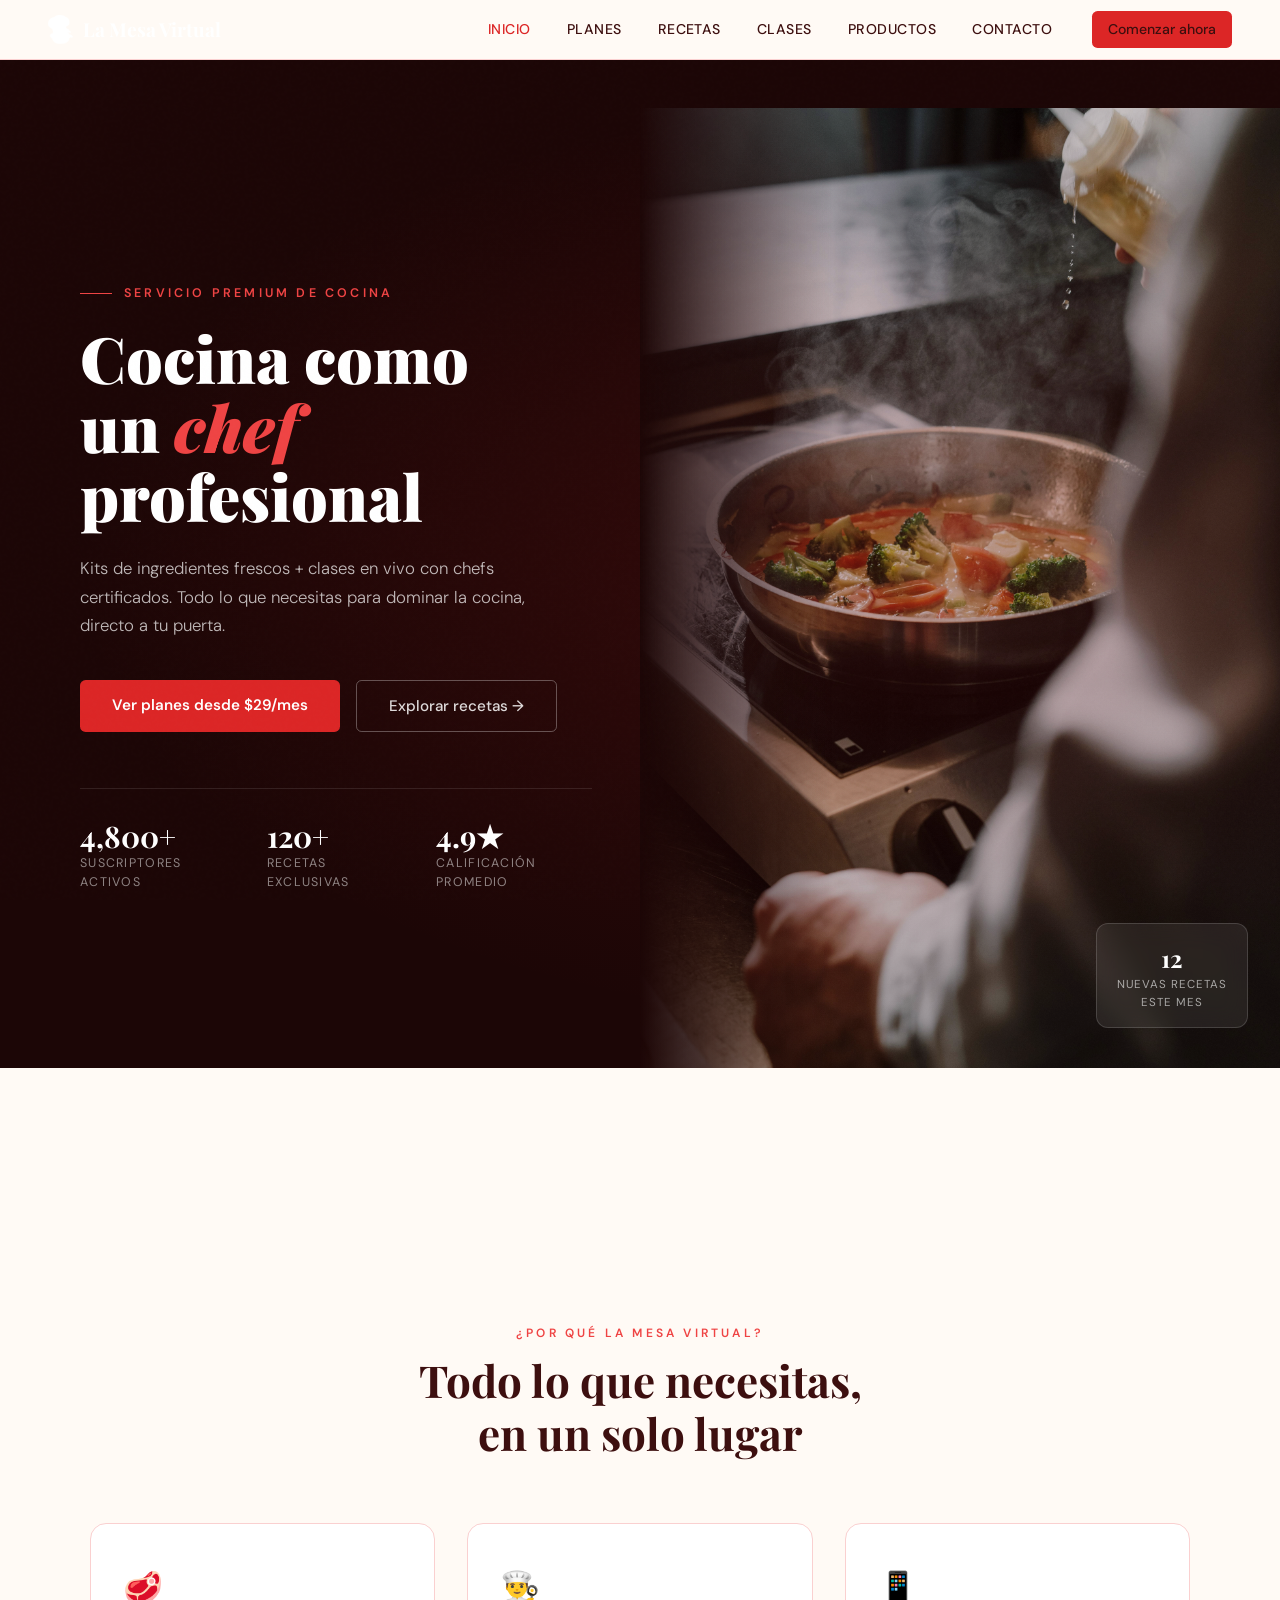
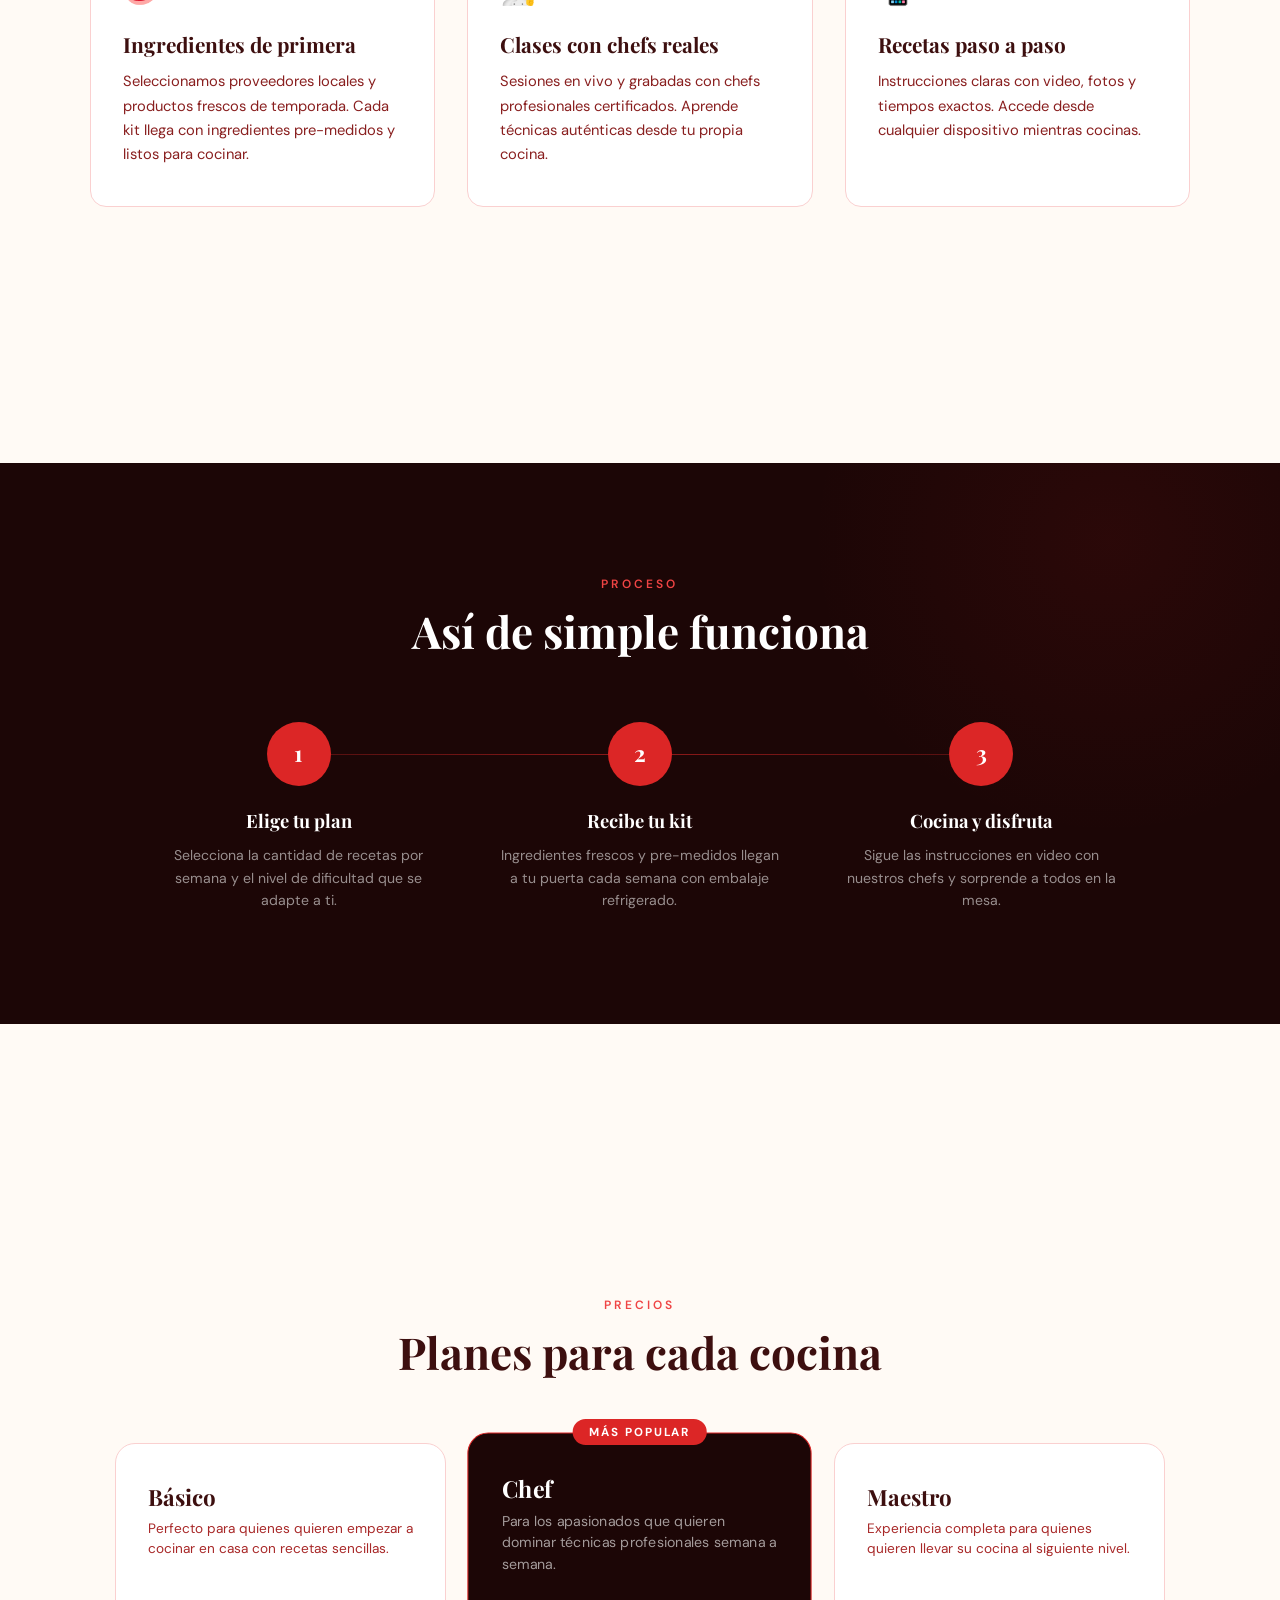
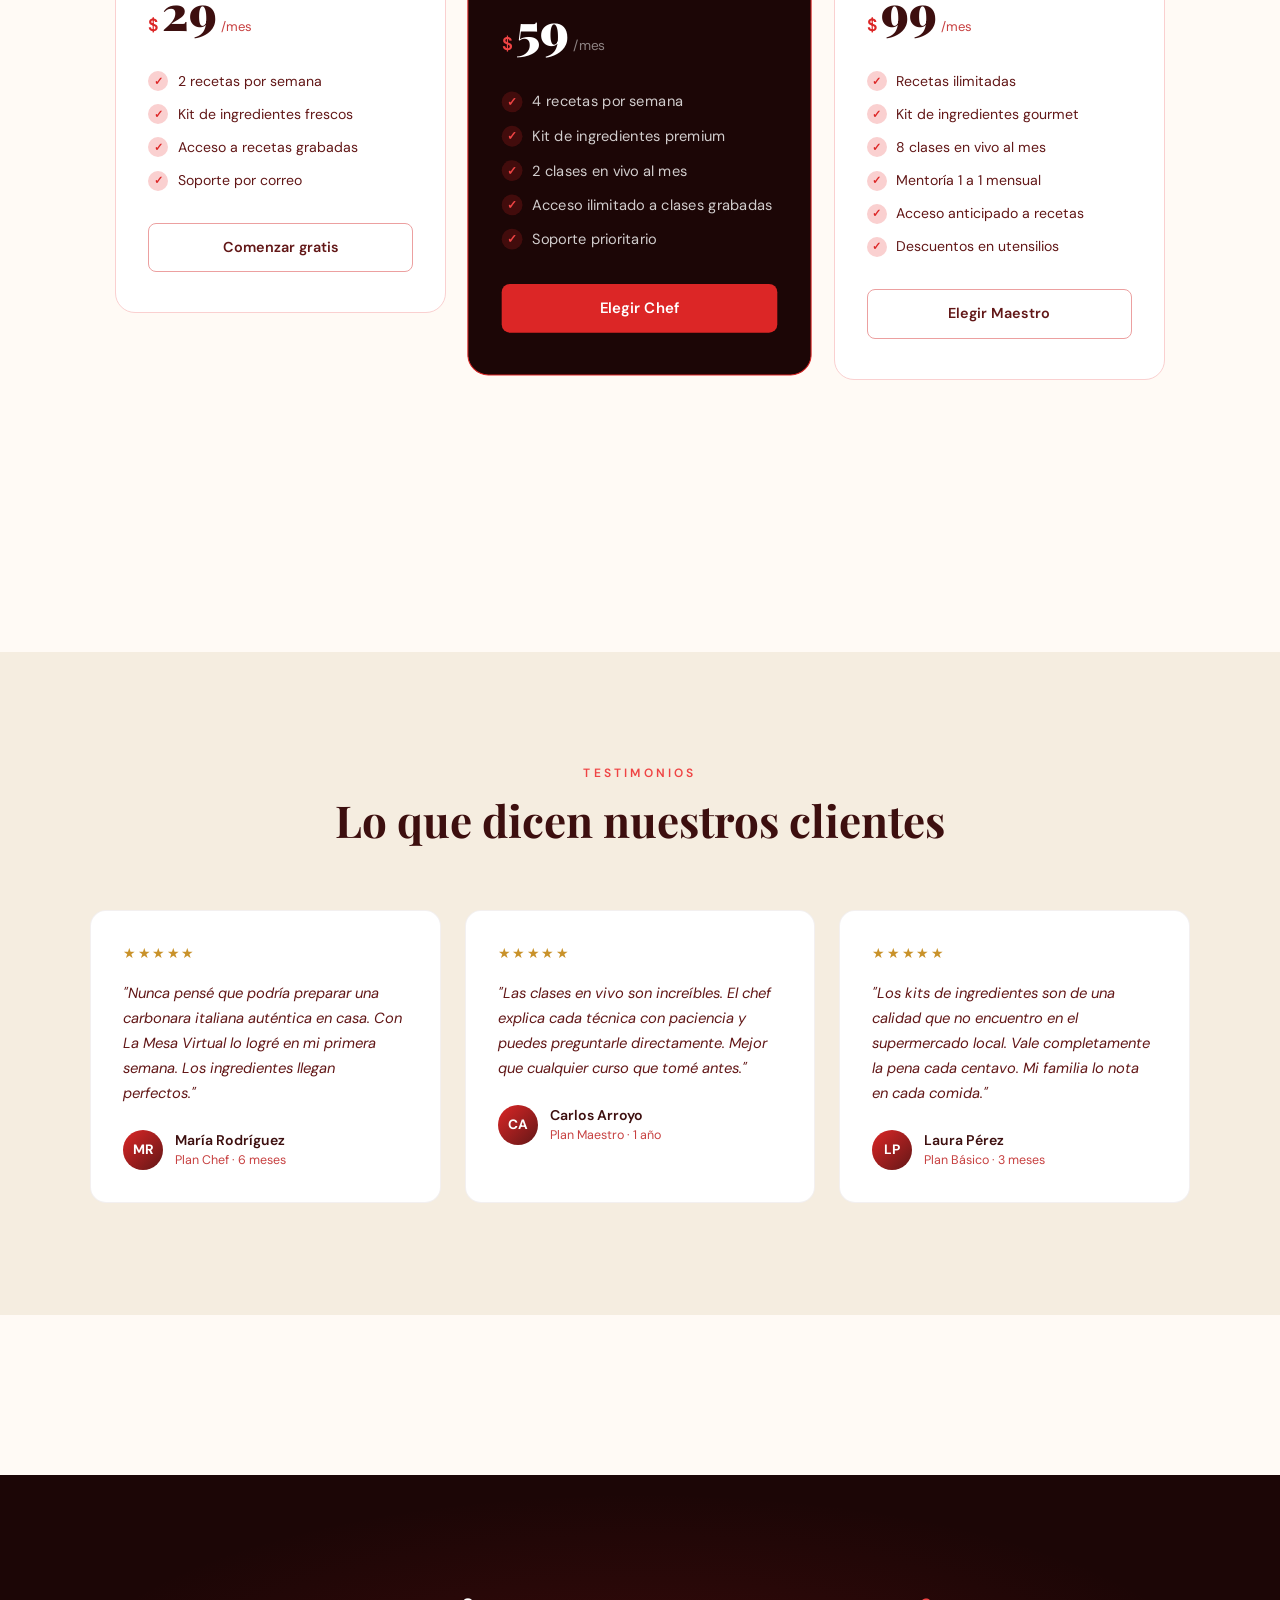
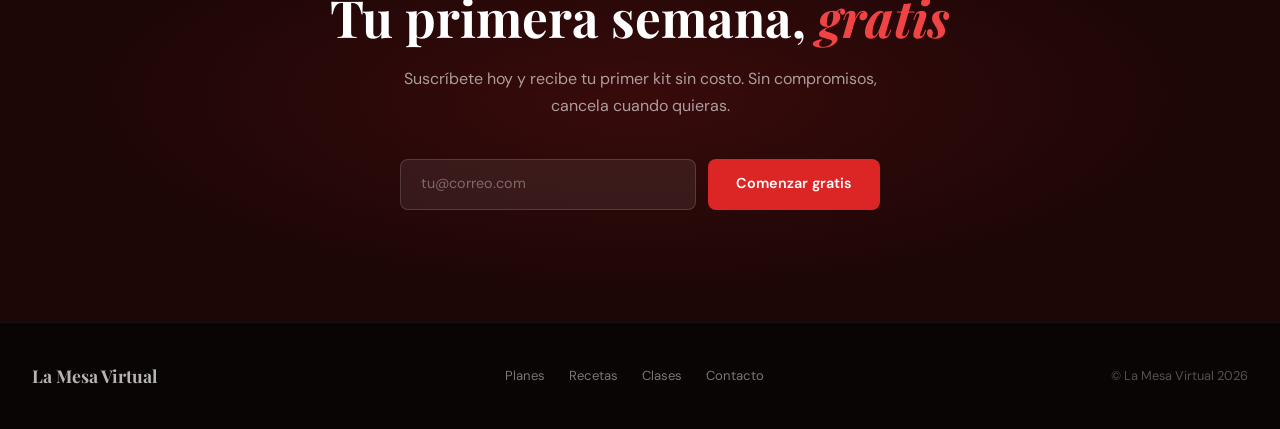
<file: index.html>
<!doctype html>
<html lang="es">
  <head>
    <meta charset="UTF-8" />
    <meta name="viewport" content="width=device-width, initial-scale=1.0" />
    <link href="https://cdn.jsdelivr.net/npm/bootstrap@5.3.3/dist/css/bootstrap.min.css" rel="stylesheet">
    <link href="https://fonts.googleapis.com/css2?family=Playfair+Display:ital,wght@0,400;0,700;0,900;1,400;1,700&family=DM+Sans:wght@300;400;500;600&display=swap" rel="stylesheet">
    <link rel="stylesheet" href="styles/styles.css" />
    <title>La Mesa Virtual — Cocina Premium a Tu Puerta</title>
    <style>
      :root {
        --cream: #fffaf5;
        --cream-dark: #f5ede0;
        --gold: #c9922a;
        --gold-light: #e8b96a;
      }

      body {
        background-color: var(--cream);
        font-family: 'DM Sans', sans-serif;
      }

      /* ── GRAIN TEXTURE ── */
      body::before {
        content: '';
        position: fixed;
        inset: 0;
        background-image: url("data:image/svg+xml,%3Csvg viewBox='0 0 256 256' xmlns='http://www.w3.org/2000/svg'%3E%3Cfilter id='noise'%3E%3CfeTurbulence type='fractalNoise' baseFrequency='0.9' numOctaves='4' stitchTiles='stitch'/%3E%3C/filter%3E%3Crect width='100%25' height='100%25' filter='url(%23noise)' opacity='0.04'/%3E%3C/svg%3E");
        pointer-events: none;
        z-index: 999;
        opacity: 0.35;
      }

      /* ── HEADER OCULTO ── */
      header { display: none !important; }

      header .brand {
        display: flex;
        align-items: center;
        gap: 0.75rem;
        text-decoration: none;
      }

      header .brand img {
        height: 2.25rem;
        width: auto;
        filter: brightness(0) invert(1);
      }

      header .brand-name {
        font-family: 'Playfair Display', serif;
        font-size: 1.35rem;
        font-weight: 700;
        color: #fff;
        letter-spacing: 0.02rem;
      }

      header .header-cta {
        background-color: var(--action-color-500);
        color: #fff;
        border: none;
        padding: 0.5rem 1.25rem;
        border-radius: 0.35rem;
        font-family: 'DM Sans', sans-serif;
        font-weight: 600;
        font-size: 0.85rem;
        text-decoration: none;
        transition: background-color 0.2s;
      }

      header .header-cta:hover {
        background-color: var(--action-color-600);
        color: #fff;
      }

      /* ── NAV ── */
      #main-nav {
        background-color: var(--cream) !important;
        border-bottom: 1px solid var(--primary-color-100);
      }

      #main-nav .nav-link {
        font-family: 'DM Sans', sans-serif;
        font-weight: 500;
        font-size: 0.88rem;
        color: var(--primary-color-800) !important;
        letter-spacing: 0.03rem;
        text-transform: uppercase;
        padding: 0.5rem 1rem !important;
      }

      #main-nav .nav-link:hover,
      #main-nav .nav-link.active {
        color: var(--action-color-500) !important;
      }

      /* ── HERO ── */
      #hero {
        background-color: var(--primary-color-900);
        color: #fff;
        min-height: 92vh;
        display: grid;
        grid-template-columns: 1fr 1fr;
        overflow: hidden;
        position: relative;
      }

      #hero::after {
        content: '';
        position: absolute;
        inset: 0;
        background: radial-gradient(ellipse at 70% 50%, rgba(220,38,38,0.12) 0%, transparent 65%);
        pointer-events: none;
      }

      .hero-content {
        display: flex;
        flex-direction: column;
        justify-content: center;
        padding: 5rem 3rem 5rem 5rem;
        z-index: 1;
      }

      .hero-eyebrow {
        font-family: 'DM Sans', sans-serif;
        font-size: 0.78rem;
        font-weight: 600;
        letter-spacing: 0.2rem;
        text-transform: uppercase;
        color: var(--action-color-400);
        margin-bottom: 1.25rem;
        display: flex;
        align-items: center;
        gap: 0.75rem;
      }

      .hero-eyebrow::before {
        content: '';
        display: block;
        width: 2rem;
        height: 1px;
        background-color: var(--action-color-400);
      }

      .hero-title {
        font-family: 'Playfair Display', serif;
        font-size: clamp(2.8rem, 5vw, 4.5rem);
        font-weight: 900;
        line-height: 1.08;
        color: #fff;
        margin-bottom: 1.5rem;
      }

      .hero-title em {
        font-style: italic;
        color: var(--action-color-400);
      }

      .hero-subtitle {
        font-size: 1.05rem;
        font-weight: 300;
        color: rgba(255,255,255,0.72);
        line-height: 1.7;
        max-width: 480px;
        margin-bottom: 2.5rem;
      }

      .hero-actions {
        display: flex;
        gap: 1rem;
        flex-wrap: wrap;
      }

      .btn-hero-primary {
        background-color: var(--action-color-500);
        color: #fff;
        border: none;
        padding: 0.85rem 2rem;
        border-radius: 0.35rem;
        font-family: 'DM Sans', sans-serif;
        font-weight: 600;
        font-size: 0.95rem;
        text-decoration: none;
        transition: all 0.2s;
        display: inline-block;
      }

      .btn-hero-primary:hover {
        background-color: #b91c1c;
        color: #fff;
        transform: translateY(-1px);
        box-shadow: 0 6px 20px rgba(220,38,38,0.35);
      }

      .btn-hero-secondary {
        background-color: transparent;
        color: rgba(255,255,255,0.85);
        border: 1px solid rgba(255,255,255,0.3);
        padding: 0.85rem 2rem;
        border-radius: 0.35rem;
        font-family: 'DM Sans', sans-serif;
        font-weight: 500;
        font-size: 0.95rem;
        text-decoration: none;
        transition: all 0.2s;
        display: inline-block;
      }

      .btn-hero-secondary:hover {
        border-color: rgba(255,255,255,0.7);
        color: #fff;
      }

      .hero-stats {
        display: flex;
        gap: 2.5rem;
        margin-top: 3.5rem;
        padding-top: 2rem;
        border-top: 1px solid rgba(255,255,255,0.1);
      }

      .hero-stat-num {
        font-family: 'Playfair Display', serif;
        font-size: 1.85rem;
        font-weight: 700;
        color: #fff;
        line-height: 1;
      }

      .hero-stat-label {
        font-size: 0.78rem;
        color: rgba(255,255,255,0.5);
        text-transform: uppercase;
        letter-spacing: 0.08rem;
        margin-top: 0.2rem;
      }

      .hero-image-panel {
        position: relative;
        overflow: hidden;
      }

      .hero-image-panel img {
        width: 100%;
        height: 100%;
        object-fit: cover;
        opacity: 0.75;
        display: block;
      }

      .hero-image-panel::before {
        content: '';
        position: absolute;
        inset: 0;
        background: linear-gradient(to right, var(--primary-color-900) 0%, transparent 30%);
        z-index: 1;
      }

      .hero-badge {
        position: absolute;
        bottom: 2.5rem;
        right: 2rem;
        background-color: rgba(255,255,255,0.08);
        backdrop-filter: blur(12px);
        border: 1px solid rgba(255,255,255,0.15);
        border-radius: 0.75rem;
        padding: 1rem 1.25rem;
        z-index: 2;
        text-align: center;
      }

      .hero-badge-num {
        font-family: 'Playfair Display', serif;
        font-size: 1.5rem;
        font-weight: 700;
        color: #fff;
      }

      .hero-badge-label {
        font-size: 0.72rem;
        color: rgba(255,255,255,0.6);
        text-transform: uppercase;
        letter-spacing: 0.06rem;
      }

      /* ── VALUE PROPS ── */
      #valores {
        background-color: var(--cream);
        padding: 6rem 2rem;
      }

      .valores-grid {
        display: grid;
        grid-template-columns: repeat(3, 1fr);
        gap: 2rem;
        max-width: 1100px;
        margin: 0 auto;
      }

      .valor-card {
        background-color: #fff;
        border: 1px solid var(--primary-color-100);
        border-radius: 1rem;
        padding: 2.5rem 2rem;
        transition: all 0.3s;
        position: relative;
        overflow: hidden;
      }

      .valor-card::before {
        content: '';
        position: absolute;
        top: 0;
        left: 0;
        right: 0;
        height: 3px;
        background: linear-gradient(to right, var(--action-color-600), var(--action-color-400));
        transform: scaleX(0);
        transition: transform 0.3s;
      }

      .valor-card:hover {
        box-shadow: 0 12px 40px rgba(61,15,15,0.1);
        transform: translateY(-4px);
      }

      .valor-card:hover::before {
        transform: scaleX(1);
      }

      .valor-icon {
        font-size: 2rem;
        margin-bottom: 1.25rem;
        display: block;
      }

      .valor-title {
        font-family: 'Playfair Display', serif;
        font-size: 1.3rem;
        font-weight: 700;
        color: var(--primary-color-800);
        margin-bottom: 0.75rem;
      }

      .valor-desc {
        font-size: 0.92rem;
        color: var(--primary-color-600);
        line-height: 1.65;
      }

      /* ── HOW IT WORKS ── */
      #como-funciona {
        background-color: var(--primary-color-900);
        padding: 7rem 2rem;
        position: relative;
        overflow: hidden;
      }

      #como-funciona::before {
        content: '';
        position: absolute;
        top: -40%;
        right: -10%;
        width: 600px;
        height: 600px;
        border-radius: 50%;
        background: radial-gradient(circle, rgba(220,38,38,0.08) 0%, transparent 70%);
        pointer-events: none;
      }

      .section-label {
        font-size: 0.75rem;
        font-weight: 600;
        letter-spacing: 0.2rem;
        text-transform: uppercase;
        color: var(--action-color-400);
        text-align: center;
        margin-bottom: 0.75rem;
      }

      .section-title {
        font-family: 'Playfair Display', serif;
        font-size: clamp(2rem, 3.5vw, 2.75rem);
        font-weight: 700;
        text-align: center;
        margin-bottom: 4rem;
      }

      .section-title.light {
        color: #fff;
      }

      .section-title.dark {
        color: var(--primary-color-800);
      }

      .steps-grid {
        display: grid;
        grid-template-columns: repeat(3, 1fr);
        gap: 1.5rem;
        max-width: 1000px;
        margin: 0 auto;
        position: relative;
      }

      .steps-grid::before {
        content: '';
        position: absolute;
        top: 2rem;
        left: calc(16.66% + 1rem);
        right: calc(16.66% + 1rem);
        height: 1px;
        background: linear-gradient(to right, rgba(220,38,38,0.3), rgba(220,38,38,0.6), rgba(220,38,38,0.3));
      }

      .step {
        text-align: center;
        padding: 0 1rem;
        position: relative;
      }

      .step-num {
        width: 4rem;
        height: 4rem;
        border-radius: 50%;
        background-color: var(--action-color-500);
        color: #fff;
        font-family: 'Playfair Display', serif;
        font-size: 1.4rem;
        font-weight: 700;
        display: flex;
        align-items: center;
        justify-content: center;
        margin: 0 auto 1.5rem;
        position: relative;
        z-index: 1;
      }

      .step-title {
        font-family: 'Playfair Display', serif;
        font-size: 1.15rem;
        font-weight: 700;
        color: #fff;
        margin-bottom: 0.75rem;
      }

      .step-desc {
        font-size: 0.88rem;
        color: rgba(255,255,255,0.55);
        line-height: 1.6;
      }

      /* ── PLANES ── */
      #planes {
        background-color: var(--cream);
        padding: 7rem 2rem;
      }

      .planes-grid {
        display: grid;
        grid-template-columns: repeat(3, 1fr);
        gap: 1.75rem;
        max-width: 1050px;
        margin: 0 auto;
        align-items: start;
      }

      .plan-card {
        background-color: #fff;
        border: 1px solid var(--primary-color-100);
        border-radius: 1.25rem;
        padding: 2.5rem 2rem;
        position: relative;
        transition: all 0.3s;
      }

      .plan-card:hover {
        box-shadow: 0 16px 48px rgba(61,15,15,0.1);
        transform: translateY(-4px);
      }

      .plan-card.featured {
        background-color: var(--primary-color-900);
        border-color: var(--action-color-500);
        transform: scale(1.04);
      }

      .plan-card.featured:hover {
        transform: scale(1.04) translateY(-4px);
      }

      .plan-badge {
        position: absolute;
        top: -0.85rem;
        left: 50%;
        transform: translateX(-50%);
        background-color: var(--action-color-500);
        color: #fff;
        font-size: 0.7rem;
        font-weight: 700;
        letter-spacing: 0.1rem;
        text-transform: uppercase;
        padding: 0.25rem 1rem;
        border-radius: 999px;
        white-space: nowrap;
      }

      .plan-name {
        font-family: 'Playfair Display', serif;
        font-size: 1.4rem;
        font-weight: 700;
        margin-bottom: 0.5rem;
        color: var(--primary-color-800);
      }

      .plan-card.featured .plan-name {
        color: #fff;
      }

      .plan-desc {
        font-size: 0.85rem;
        color: var(--primary-color-500);
        margin-bottom: 1.75rem;
        line-height: 1.5;
      }

      .plan-card.featured .plan-desc {
        color: rgba(255,255,255,0.6);
      }

      .plan-price {
        display: flex;
        align-items: baseline;
        gap: 0.25rem;
        margin-bottom: 2rem;
      }

      .plan-currency {
        font-size: 1.1rem;
        font-weight: 600;
        color: var(--action-color-500);
      }

      .plan-amount {
        font-family: 'Playfair Display', serif;
        font-size: 3rem;
        font-weight: 900;
        color: var(--primary-color-800);
        line-height: 1;
      }

      .plan-card.featured .plan-amount {
        color: #fff;
      }

      .plan-period {
        font-size: 0.82rem;
        color: var(--primary-color-400);
      }

      .plan-card.featured .plan-period {
        color: rgba(255,255,255,0.5);
      }

      .plan-features {
        list-style: none;
        padding: 0;
        margin: 0 0 2rem;
        display: flex;
        flex-direction: column;
        gap: 0.75rem;
      }

      .plan-features li {
        font-size: 0.88rem;
        color: var(--primary-color-700);
        display: flex;
        align-items: center;
        gap: 0.6rem;
      }

      .plan-card.featured .plan-features li {
        color: rgba(255,255,255,0.8);
      }

      .plan-features li::before {
        content: '✓';
        width: 1.25rem;
        height: 1.25rem;
        background-color: var(--primary-color-100);
        color: var(--action-color-500);
        border-radius: 50%;
        display: flex;
        align-items: center;
        justify-content: center;
        font-size: 0.7rem;
        font-weight: 700;
        flex-shrink: 0;
      }

      .plan-card.featured .plan-features li::before {
        background-color: rgba(220,38,38,0.2);
        color: var(--action-color-400);
      }

      .btn-plan {
        width: 100%;
        padding: 0.8rem;
        border-radius: 0.5rem;
        font-weight: 600;
        font-size: 0.9rem;
        font-family: 'DM Sans', sans-serif;
        text-align: center;
        text-decoration: none;
        display: block;
        transition: all 0.2s;
      }

      .btn-plan-outline {
        border: 1.5px solid var(--primary-color-200);
        color: var(--primary-color-700);
        background: transparent;
      }

      .btn-plan-outline:hover {
        border-color: var(--action-color-500);
        color: var(--action-color-500);
      }

      .btn-plan-solid {
        background-color: var(--action-color-500);
        color: #fff;
        border: none;
      }

      .btn-plan-solid:hover {
        background-color: #b91c1c;
        color: #fff;
        box-shadow: 0 4px 16px rgba(220,38,38,0.35);
      }

      /* ── TESTIMONIOS ── */
      #testimonios {
        background-color: var(--cream-dark);
        padding: 7rem 2rem;
      }

      .testimonios-grid {
        display: grid;
        grid-template-columns: repeat(3, 1fr);
        gap: 1.5rem;
        max-width: 1100px;
        margin: 0 auto;
      }

      .testimonio-card {
        background-color: #fff;
        border-radius: 1rem;
        padding: 2rem;
        border: 1px solid rgba(61,15,15,0.06);
        transition: box-shadow 0.3s;
      }

      .testimonio-card:hover {
        box-shadow: 0 8px 32px rgba(61,15,15,0.08);
      }

      .testimonio-stars {
        color: var(--gold);
        font-size: 0.9rem;
        letter-spacing: 0.1rem;
        margin-bottom: 1rem;
      }

      .testimonio-text {
        font-size: 0.92rem;
        color: var(--primary-color-700);
        line-height: 1.7;
        font-style: italic;
        margin-bottom: 1.5rem;
      }

      .testimonio-author {
        display: flex;
        align-items: center;
        gap: 0.75rem;
      }

      .testimonio-avatar {
        width: 2.5rem;
        height: 2.5rem;
        border-radius: 50%;
        background: linear-gradient(135deg, var(--action-color-500), var(--primary-color-700));
        display: flex;
        align-items: center;
        justify-content: center;
        color: #fff;
        font-weight: 700;
        font-size: 0.85rem;
        flex-shrink: 0;
      }

      .testimonio-name {
        font-weight: 600;
        font-size: 0.88rem;
        color: var(--primary-color-800);
      }

      .testimonio-role {
        font-size: 0.78rem;
        color: var(--primary-color-400);
      }

      /* ── FINAL CTA ── */
      #cta-final {
        background-color: var(--primary-color-900);
        padding: 7rem 2rem;
        text-align: center;
        position: relative;
        overflow: hidden;
      }

      #cta-final::before {
        content: '';
        position: absolute;
        inset: 0;
        background: radial-gradient(ellipse at center, rgba(220,38,38,0.15) 0%, transparent 65%);
        pointer-events: none;
      }

      .cta-final-title {
        font-family: 'Playfair Display', serif;
        font-size: clamp(2rem, 4vw, 3.25rem);
        font-weight: 700;
        color: #fff;
        margin-bottom: 1rem;
        position: relative;
      }

      .cta-final-sub {
        font-size: 1rem;
        color: rgba(255,255,255,0.6);
        max-width: 520px;
        margin: 0 auto 2.5rem;
        line-height: 1.7;
        position: relative;
      }

      .cta-form {
        display: flex;
        gap: 0.75rem;
        max-width: 480px;
        margin: 0 auto;
        position: relative;
      }

      .cta-form input {
        flex: 1;
        padding: 0.85rem 1.25rem;
        border: 1px solid rgba(255,255,255,0.15);
        background-color: rgba(255,255,255,0.07);
        border-radius: 0.5rem;
        color: #fff;
        font-family: 'DM Sans', sans-serif;
        font-size: 0.9rem;
        outline: none;
        transition: border-color 0.2s;
      }

      .cta-form input::placeholder {
        color: rgba(255,255,255,0.35);
      }

      .cta-form input:focus {
        border-color: var(--action-color-400);
      }

      .cta-form button {
        background-color: var(--action-color-500);
        color: #fff;
        border: none;
        padding: 0.85rem 1.75rem;
        border-radius: 0.5rem;
        font-family: 'DM Sans', sans-serif;
        font-weight: 600;
        font-size: 0.9rem;
        cursor: pointer;
        transition: background-color 0.2s;
        white-space: nowrap;
      }

      .cta-form button:hover {
        background-color: #b91c1c;
      }

      /* ── FOOTER ── */
      footer {
        background-color: var(--primary-color-950) !important;
        border-top: 1px solid rgba(255,255,255,0.05) !important;
        padding: 2.5rem 2rem !important;
        display: flex !important;
        flex-direction: row !important;
        justify-content: space-between !important;
        align-items: center !important;
      }

      footer h2 {
        display: none;
      }

      footer form {
        display: none !important;
      }

      .footer-brand {
        font-family: 'Playfair Display', serif;
        font-size: 1.1rem;
        font-weight: 700;
        color: rgba(255,255,255,0.7);
      }

      footer .disclaimer {
        color: rgba(255,255,255,0.3);
        font-size: 0.8rem;
      }

      .footer-links {
        display: flex;
        gap: 1.5rem;
      }

      .footer-links a {
        color: rgba(255,255,255,0.45);
        font-size: 0.82rem;
        text-decoration: none;
        transition: color 0.2s;
      }

      .footer-links a:hover {
        color: rgba(255,255,255,0.8);
      }

      /* ── RESPONSIVE ── */
      @media (max-width: 768px) {
        #hero {
          grid-template-columns: 1fr;
          min-height: auto;
        }
        .hero-content {
          padding: 3.5rem 1.5rem;
        }
        .hero-image-panel {
          height: 300px;
        }
        .hero-image-panel::before {
          background: linear-gradient(to bottom, var(--primary-color-900) 0%, transparent 30%);
        }
        .valores-grid,
        .steps-grid,
        .planes-grid,
        .testimonios-grid {
          grid-template-columns: 1fr;
        }
        .plan-card.featured {
          transform: none;
        }
        .plan-card.featured:hover {
          transform: translateY(-4px);
        }
        .steps-grid::before {
          display: none;
        }
        .cta-form {
          flex-direction: column;
        }
        footer {
          flex-direction: column !important;
          gap: 1.5rem !important;
          text-align: center;
        }
      }

      /* ── ANIMATIONS ── */
      @keyframes fadeUp {
        from { opacity: 0; transform: translateY(24px); }
        to   { opacity: 1; transform: translateY(0); }
      }

      .hero-eyebrow  { animation: fadeUp 0.6s ease both; animation-delay: 0.1s; }
      .hero-title    { animation: fadeUp 0.6s ease both; animation-delay: 0.25s; }
      .hero-subtitle { animation: fadeUp 0.6s ease both; animation-delay: 0.4s; }
      .hero-actions  { animation: fadeUp 0.6s ease both; animation-delay: 0.55s; }
      .hero-stats    { animation: fadeUp 0.6s ease both; animation-delay: 0.7s; }
    </style>
  </head>
  <body>
    <header>
      <a class="brand" href="index.html">
        <img src="assets/icons/icon.svg" alt="La Mesa Virtual" />
        <span class="brand-name">La Mesa Virtual</span>
      </a>
      <a href="planes.html" class="header-cta">Comenzar ahora</a>
    </header>

    <nav class="navbar navbar-expand-md sticky-top" id="main-nav">
      <div class="container-fluid px-4">
        <a class="navbar-brand" href="index.html">
          <img src="assets/icons/icon.svg" alt="La Mesa Virtual" />
          La Mesa Virtual
        </a>
        <button class="navbar-toggler" type="button" data-bs-toggle="collapse" data-bs-target="#navbarMenu" aria-controls="navbarMenu" aria-expanded="false" aria-label="Toggle navigation">
          <span class="navbar-toggler-icon"></span>
        </button>
        <div class="collapse navbar-collapse justify-content-end" id="navbarMenu">
          <ul class="navbar-nav gap-1 me-3">
            <li class="nav-item"><a class="nav-link active" href="index.html">Inicio</a></li>
            <li class="nav-item"><a class="nav-link" href="planes.html">Planes</a></li>
            <li class="nav-item"><a class="nav-link" href="blogs.html">Recetas</a></li>
            <li class="nav-item"><a class="nav-link" href="aprender.html">Clases</a></li>
            <li class="nav-item"><a class="nav-link" href="recomendados.html">Productos</a></li>
            <li class="nav-item"><a class="nav-link" href="contacto.html">Contacto</a></li>
          </ul>
          <a href="planes.html" class="nav-link nav-cta">Comenzar ahora</a>
        </div>
      </div>
    </nav>

    <main>
      <!-- HERO -->
      <section id="hero">
        <div class="hero-content">
          <p class="hero-eyebrow">Servicio premium de cocina</p>
          <h1 class="hero-title">
            Cocina como<br>
            un <em>chef</em><br>
            profesional
          </h1>
          <p class="hero-subtitle">
            Kits de ingredientes frescos + clases en vivo con chefs certificados. Todo lo que necesitas para dominar la cocina, directo a tu puerta.
          </p>
          <div class="hero-actions">
            <a href="planes.html" class="btn-hero-primary">Ver planes desde $29/mes</a>
            <a href="blogs.html" class="btn-hero-secondary">Explorar recetas →</a>
          </div>
          <div class="hero-stats">
            <div>
              <div class="hero-stat-num">4,800+</div>
              <div class="hero-stat-label">Suscriptores activos</div>
            </div>
            <div>
              <div class="hero-stat-num">120+</div>
              <div class="hero-stat-label">Recetas exclusivas</div>
            </div>
            <div>
              <div class="hero-stat-num">4.9★</div>
              <div class="hero-stat-label">Calificación promedio</div>
            </div>
          </div>
        </div>
        <div class="hero-image-panel">
          <img src="assets/images/Landing.jpg" alt="Cocina premium La Mesa Virtual" />
          <div class="hero-badge">
            <div class="hero-badge-num">12</div>
            <div class="hero-badge-label">Nuevas recetas<br>este mes</div>
          </div>
        </div>
      </section>

      <!-- VALORES -->
      <section id="valores">
        <p class="section-label">¿Por qué La Mesa Virtual?</p>
        <h2 class="section-title dark">Todo lo que necesitas,<br>en un solo lugar</h2>
        <div class="valores-grid">
          <article class="valor-card">
            <span class="valor-icon">🥩</span>
            <h3 class="valor-title">Ingredientes de primera</h3>
            <p class="valor-desc">Seleccionamos proveedores locales y productos frescos de temporada. Cada kit llega con ingredientes pre-medidos y listos para cocinar.</p>
          </article>
          <article class="valor-card">
            <span class="valor-icon">👨‍🍳</span>
            <h3 class="valor-title">Clases con chefs reales</h3>
            <p class="valor-desc">Sesiones en vivo y grabadas con chefs profesionales certificados. Aprende técnicas auténticas desde tu propia cocina.</p>
          </article>
          <article class="valor-card">
            <span class="valor-icon">📱</span>
            <h3 class="valor-title">Recetas paso a paso</h3>
            <p class="valor-desc">Instrucciones claras con video, fotos y tiempos exactos. Accede desde cualquier dispositivo mientras cocinas.</p>
          </article>
        </div>
      </section>

      <!-- CÓMO FUNCIONA -->
      <section id="como-funciona">
        <p class="section-label">Proceso</p>
        <h2 class="section-title light">Así de simple funciona</h2>
        <div class="steps-grid">
          <div class="step">
            <div class="step-num">1</div>
            <h3 class="step-title">Elige tu plan</h3>
            <p class="step-desc">Selecciona la cantidad de recetas por semana y el nivel de dificultad que se adapte a ti.</p>
          </div>
          <div class="step">
            <div class="step-num">2</div>
            <h3 class="step-title">Recibe tu kit</h3>
            <p class="step-desc">Ingredientes frescos y pre-medidos llegan a tu puerta cada semana con embalaje refrigerado.</p>
          </div>
          <div class="step">
            <div class="step-num">3</div>
            <h3 class="step-title">Cocina y disfruta</h3>
            <p class="step-desc">Sigue las instrucciones en video con nuestros chefs y sorprende a todos en la mesa.</p>
          </div>
        </div>
      </section>

      <!-- PLANES -->
      <section id="planes">
        <p class="section-label">Precios</p>
        <h2 class="section-title dark">Planes para cada cocina</h2>
        <div class="planes-grid">
          <article class="plan-card">
            <h3 class="plan-name">Básico</h3>
            <p class="plan-desc">Perfecto para quienes quieren empezar a cocinar en casa con recetas sencillas.</p>
            <div class="plan-price">
              <span class="plan-currency">$</span>
              <span class="plan-amount">29</span>
              <span class="plan-period">/mes</span>
            </div>
            <ul class="plan-features">
              <li>2 recetas por semana</li>
              <li>Kit de ingredientes frescos</li>
              <li>Acceso a recetas grabadas</li>
              <li>Soporte por correo</li>
            </ul>
            <a href="contacto.html" class="btn-plan btn-plan-outline">Comenzar gratis</a>
          </article>

          <article class="plan-card featured">
            <div class="plan-badge">Más popular</div>
            <h3 class="plan-name">Chef</h3>
            <p class="plan-desc">Para los apasionados que quieren dominar técnicas profesionales semana a semana.</p>
            <div class="plan-price">
              <span class="plan-currency" style="color:var(--action-color-400)">$</span>
              <span class="plan-amount">59</span>
              <span class="plan-period">/mes</span>
            </div>
            <ul class="plan-features">
              <li>4 recetas por semana</li>
              <li>Kit de ingredientes premium</li>
              <li>2 clases en vivo al mes</li>
              <li>Acceso ilimitado a clases grabadas</li>
              <li>Soporte prioritario</li>
            </ul>
            <a href="contacto.html" class="btn-plan btn-plan-solid">Elegir Chef</a>
          </article>

          <article class="plan-card">
            <h3 class="plan-name">Maestro</h3>
            <p class="plan-desc">Experiencia completa para quienes quieren llevar su cocina al siguiente nivel.</p>
            <div class="plan-price">
              <span class="plan-currency">$</span>
              <span class="plan-amount">99</span>
              <span class="plan-period">/mes</span>
            </div>
            <ul class="plan-features">
              <li>Recetas ilimitadas</li>
              <li>Kit de ingredientes gourmet</li>
              <li>8 clases en vivo al mes</li>
              <li>Mentoría 1 a 1 mensual</li>
              <li>Acceso anticipado a recetas</li>
              <li>Descuentos en utensilios</li>
            </ul>
            <a href="contacto.html" class="btn-plan btn-plan-outline">Elegir Maestro</a>
          </article>
        </div>
      </section>

      <!-- TESTIMONIOS -->
      <section id="testimonios">
        <p class="section-label">Testimonios</p>
        <h2 class="section-title dark">Lo que dicen nuestros clientes</h2>
        <div class="testimonios-grid">
          <article class="testimonio-card">
            <div class="testimonio-stars">★★★★★</div>
            <p class="testimonio-text">"Nunca pensé que podría preparar una carbonara italiana auténtica en casa. Con La Mesa Virtual lo logré en mi primera semana. Los ingredientes llegan perfectos."</p>
            <div class="testimonio-author">
              <div class="testimonio-avatar">MR</div>
              <div>
                <div class="testimonio-name">María Rodríguez</div>
                <div class="testimonio-role">Plan Chef · 6 meses</div>
              </div>
            </div>
          </article>
          <article class="testimonio-card">
            <div class="testimonio-stars">★★★★★</div>
            <p class="testimonio-text">"Las clases en vivo son increíbles. El chef explica cada técnica con paciencia y puedes preguntarle directamente. Mejor que cualquier curso que tomé antes."</p>
            <div class="testimonio-author">
              <div class="testimonio-avatar">CA</div>
              <div>
                <div class="testimonio-name">Carlos Arroyo</div>
                <div class="testimonio-role">Plan Maestro · 1 año</div>
              </div>
            </div>
          </article>
          <article class="testimonio-card">
            <div class="testimonio-stars">★★★★★</div>
            <p class="testimonio-text">"Los kits de ingredientes son de una calidad que no encuentro en el supermercado local. Vale completamente la pena cada centavo. Mi familia lo nota en cada comida."</p>
            <div class="testimonio-author">
              <div class="testimonio-avatar">LP</div>
              <div>
                <div class="testimonio-name">Laura Pérez</div>
                <div class="testimonio-role">Plan Básico · 3 meses</div>
              </div>
            </div>
          </article>
        </div>
      </section>

      <!-- CTA FINAL -->
      <section id="cta-final">
        <h2 class="cta-final-title">Tu primera semana, <em style="font-style:italic; color:var(--action-color-400)">gratis</em></h2>
        <p class="cta-final-sub">Suscríbete hoy y recibe tu primer kit sin costo. Sin compromisos, cancela cuando quieras.</p>
        <form class="cta-form" action="#" method="post">
          <input type="email" name="email" placeholder="tu@correo.com" required />
          <button type="submit">Comenzar gratis</button>
        </form>
      </section>
    </main>

    <footer>
      <span class="footer-brand">La Mesa Virtual</span>
      <nav class="footer-links">
        <a href="planes.html">Planes</a>
        <a href="blogs.html">Recetas</a>
        <a href="aprender.html">Clases</a>
        <a href="contacto.html">Contacto</a>
      </nav>
      <p class="disclaimer">© La Mesa Virtual 2026</p>
    </footer>

    <script src="https://cdn.jsdelivr.net/npm/bootstrap@5.3.3/dist/js/bootstrap.bundle.min.js"></script>
  </body>
</html>
</file>
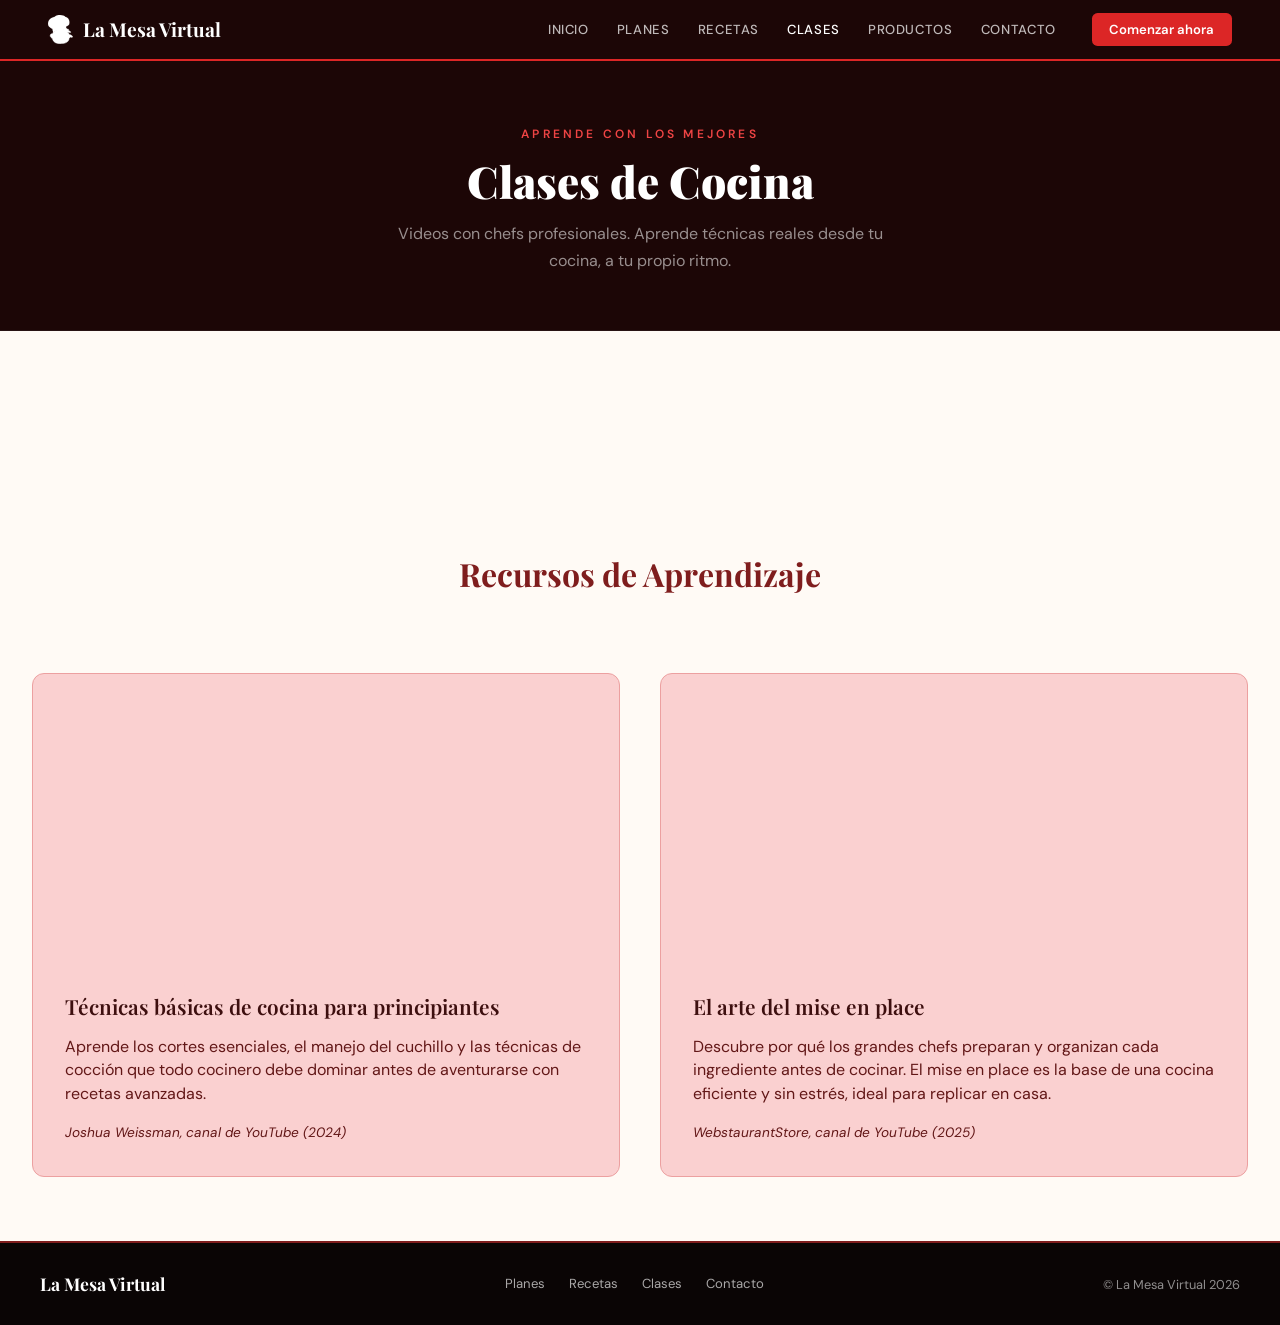
<file: aprender.html>
<!doctype html>
<html lang="es">
  <head>
    <meta charset="UTF-8" />
    <meta name="viewport" content="width=device-width, initial-scale=1.0" />
    <link href="https://cdn.jsdelivr.net/npm/bootstrap@5.3.3/dist/css/bootstrap.min.css" rel="stylesheet">
    <link rel="stylesheet" href="styles/styles.css" />
    <title>La Cocina — Aprender</title>
  </head>
  <body>
    <header>
      <a class="brand" href="index.html">
        <img src="assets/icons/icon.svg" alt="La Mesa Virtual" />
        <span class="brand-name">La Mesa Virtual</span>
      </a>
      <a href="planes.html" class="header-cta">Comenzar ahora</a>
    </header>
    <nav class="navbar navbar-expand-md sticky-top" id="main-nav">
      <div class="container-fluid px-4">
        <a class="navbar-brand" href="index.html">
          <img src="assets/icons/icon.svg" alt="La Mesa Virtual" />
          La Mesa Virtual
        </a>
        <button class="navbar-toggler" type="button" data-bs-toggle="collapse" data-bs-target="#navbarMenu" aria-controls="navbarMenu" aria-expanded="false" aria-label="Toggle navigation">
          <span class="navbar-toggler-icon"></span>
        </button>
        <div class="collapse navbar-collapse justify-content-end" id="navbarMenu">
          <ul class="navbar-nav gap-1 me-3">
            <li class="nav-item"><a class="nav-link" href="index.html">Inicio</a></li>
            <li class="nav-item"><a class="nav-link" href="planes.html">Planes</a></li>
            <li class="nav-item"><a class="nav-link" href="blogs.html">Recetas</a></li>
            <li class="nav-item"><a class="nav-link active" href="aprender.html">Clases</a></li>
            <li class="nav-item"><a class="nav-link" href="recomendados.html">Productos</a></li>
            <li class="nav-item"><a class="nav-link" href="contacto.html">Contacto</a></li>
          </ul>
          <a href="planes.html" class="nav-link nav-cta">Comenzar ahora</a>
        </div>
      </div>
    </nav>
    <main>
      <section class="page-hero">
        <span class="page-hero-label">Aprende con los mejores</span>
        <h1 class="page-hero-title">Clases de Cocina</h1>
        <p class="page-hero-sub">Videos con chefs profesionales. Aprende técnicas reales desde tu cocina, a tu propio ritmo.</p>
      </section>
      <section id="articles" style="padding-bottom: 2rem">
        <h2>Recursos de Aprendizaje</h2>
        <div class="blogs">
          <article class="blog-post">
            <iframe
              src="https://www.youtube.com/embed/P6W8kwmwcno?si=XR37JrYKaJV0_CrH"
            ></iframe>
            <div class="blog-content">
              <h3>Técnicas básicas de cocina para principiantes</h3>
              <p>
                Aprende los cortes esenciales, el manejo del cuchillo y las
                técnicas de cocción que todo cocinero debe dominar antes de
                aventurarse con recetas avanzadas.
              </p>
              <p style="font-style: italic; font-size: 0.85rem">
                Joshua Weissman, canal de YouTube (2024)
              </p>
            </div>
          </article>

          <article class="blog-post">
            <iframe
              src="https://www.youtube.com/embed/4h1imzBn8pE?si=7Js2ZvzO_OaWOThD"
            ></iframe>
            <div class="blog-content">
              <h3>El arte del mise en place</h3>
              <p>
                Descubre por qué los grandes chefs preparan y organizan cada
                ingrediente antes de cocinar. El mise en place es la base de una
                cocina eficiente y sin estrés, ideal para replicar en casa.
              </p>
              <p style="font-style: italic; font-size: 0.85rem">
                WebstaurantStore, canal de YouTube (2025)
              </p>
            </div>
          </article>
        </div>
      </section>
    </main>
    <footer>
      <span class="footer-brand">La Mesa Virtual</span>
      <nav class="footer-links">
        <a href="planes.html">Planes</a>
        <a href="blogs.html">Recetas</a>
        <a href="aprender.html">Clases</a>
        <a href="contacto.html">Contacto</a>
      </nav>
      <p class="disclaimer">© La Mesa Virtual 2026</p>
    </footer>
    <script src="https://cdn.jsdelivr.net/npm/bootstrap@5.3.3/dist/js/bootstrap.bundle.min.js"></script>
  </body>
</html>
</file>
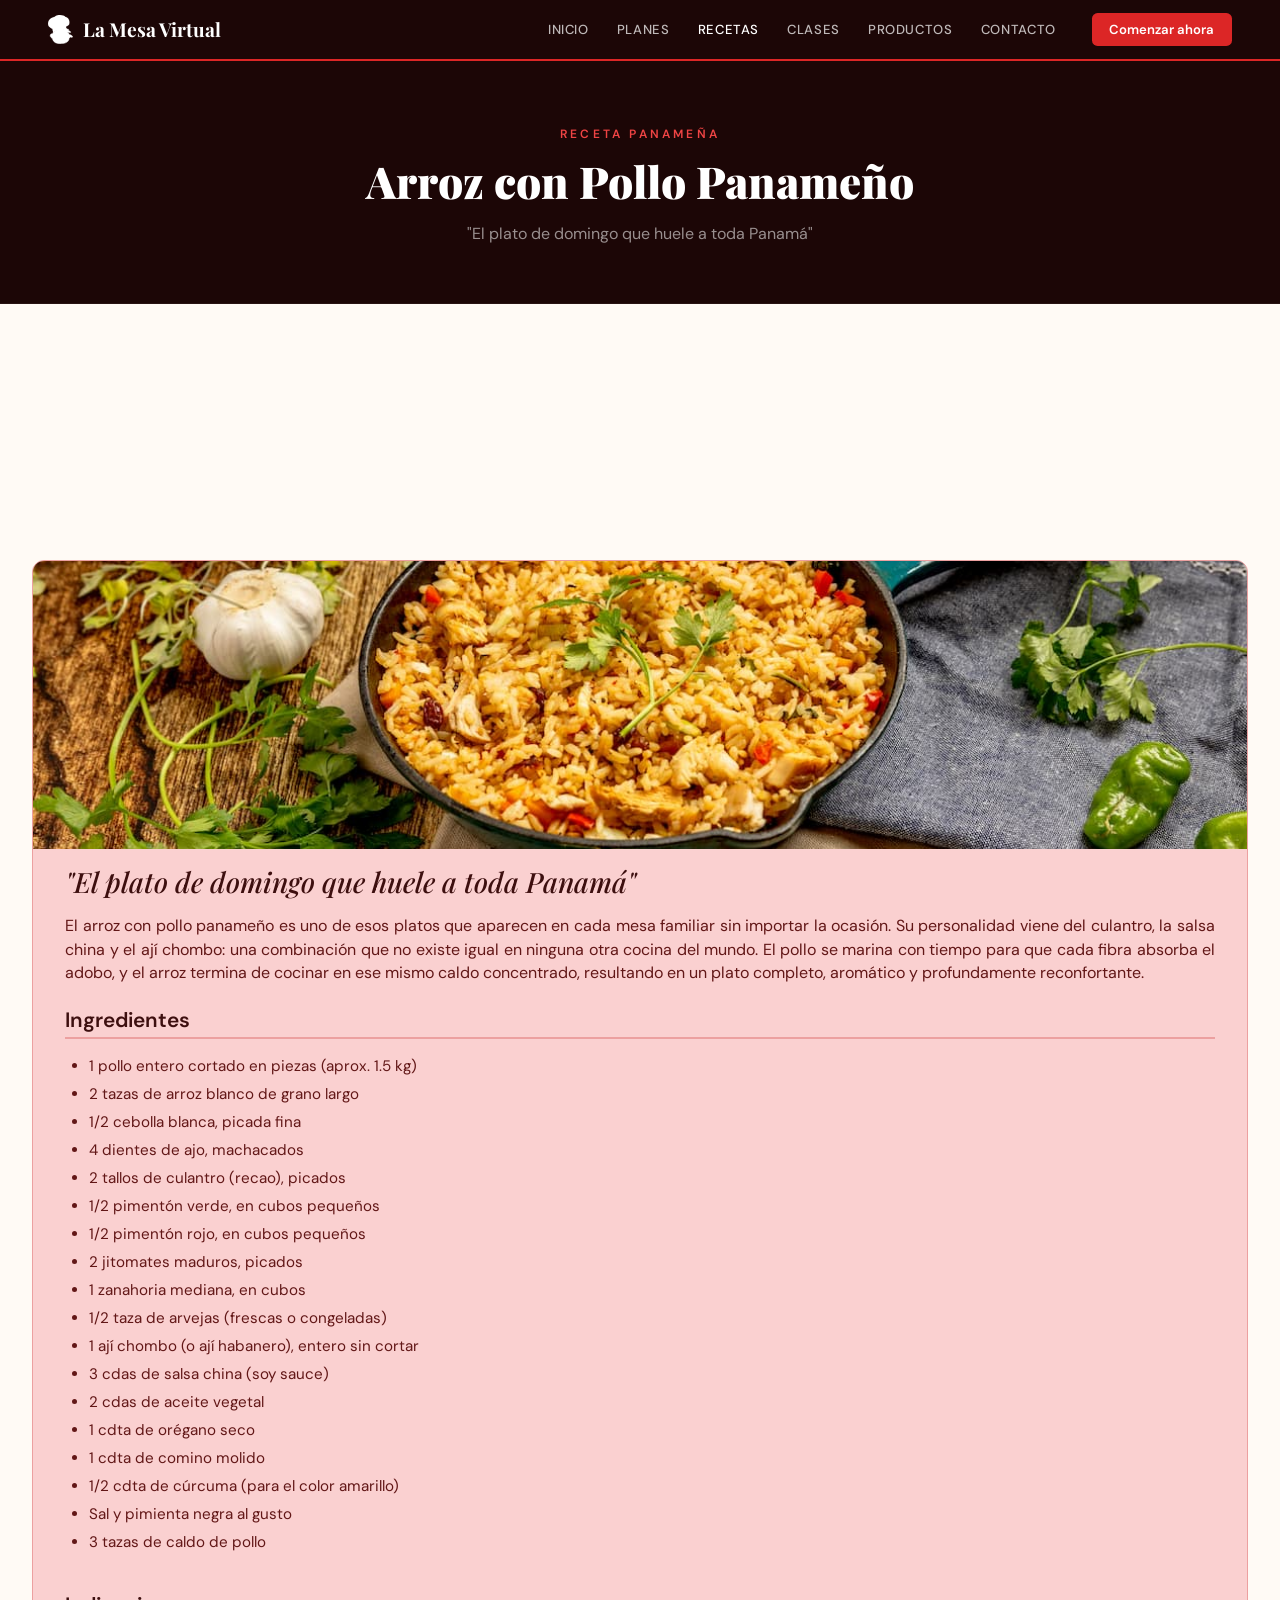
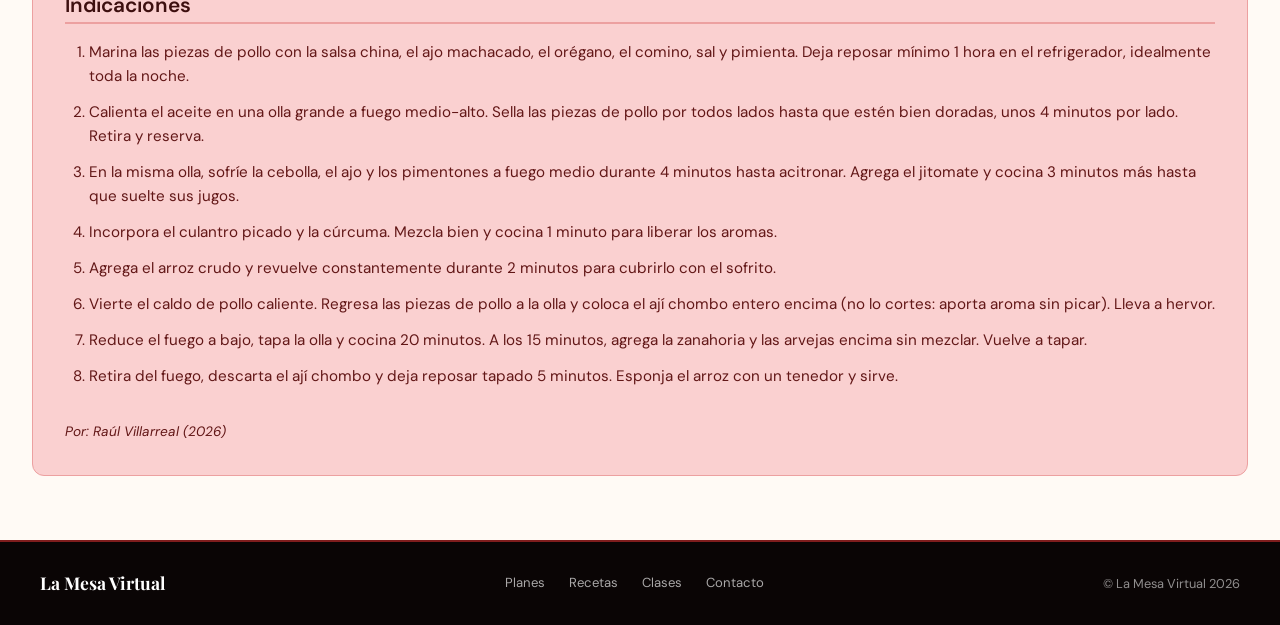
<file: arroz-con-pollo.html>
<!DOCTYPE html>
<html lang="es">
  <head>
    <meta charset="UTF-8" />
    <meta name="viewport" content="width=device-width, initial-scale=1.0" />
    <link href="https://cdn.jsdelivr.net/npm/bootstrap@5.3.3/dist/css/bootstrap.min.css" rel="stylesheet">
    <link rel="stylesheet" href="styles/styles.css" />
    <title>La Mesa Virtual — Arroz con Pollo</title>
  </head>
  <body>
    <nav class="navbar navbar-expand-md sticky-top" id="main-nav">
      <div class="container-fluid px-4">
        <a class="navbar-brand" href="index.html">
          <img src="assets/icons/icon.svg" alt="La Mesa Virtual" />
          La Mesa Virtual
        </a>
        <button class="navbar-toggler" type="button" data-bs-toggle="collapse" data-bs-target="#navbarMenu" aria-controls="navbarMenu" aria-expanded="false" aria-label="Toggle navigation">
          <span class="navbar-toggler-icon"></span>
        </button>
        <div class="collapse navbar-collapse justify-content-end" id="navbarMenu">
          <ul class="navbar-nav gap-1 me-3">
            <li class="nav-item"><a class="nav-link" href="index.html">Inicio</a></li>
            <li class="nav-item"><a class="nav-link" href="planes.html">Planes</a></li>
            <li class="nav-item"><a class="nav-link active" href="blogs.html">Recetas</a></li>
            <li class="nav-item"><a class="nav-link" href="aprender.html">Clases</a></li>
            <li class="nav-item"><a class="nav-link" href="recomendados.html">Productos</a></li>
            <li class="nav-item"><a class="nav-link" href="contacto.html">Contacto</a></li>
          </ul>
          <a href="planes.html" class="nav-link nav-cta">Comenzar ahora</a>
        </div>
      </div>
    </nav>
    <main>
      <section class="page-hero">
        <span class="page-hero-label">Receta panameña</span>
        <h1 class="page-hero-title">Arroz con Pollo Panameño</h1>
        <p class="page-hero-sub">"El plato de domingo que huele a toda Panamá"</p>
      </section>
      <section id="articles" style="padding-bottom: 2rem">
        <h2 style="display:none">Arroz con Pollo Panameño</h2>
        <div class="post-container">
          <article class="blog-post">
            <div class="post-top">
              <img
                src="assets/images/blogMiniaturas/arroz_con_pollo.jpg"
                alt="Arroz con Pollo Panameño"
                style="object-fit: cover"
              />
              <h3 style="font-style: italic; padding: 1rem 2rem">
                "El plato de domingo que huele a toda Panamá"
              </h3>
            </div>
            <div class="blog-content" style="padding: 0rem 2rem 2rem 2rem">
              <p style="text-align: justify">
                El arroz con pollo panameño es uno de esos platos que aparecen
                en cada mesa familiar sin importar la ocasión. Su personalidad
                viene del culantro, la salsa china y el ají chombo: una
                combinación que no existe igual en ninguna otra cocina del mundo.
                El pollo se marina con tiempo para que cada fibra absorba el
                adobo, y el arroz termina de cocinar en ese mismo caldo
                concentrado, resultando en un plato completo, aromático y
                profundamente reconfortante.
              </p>

              <h4 class="receta-seccion">Ingredientes</h4>
              <ul class="ingredientes">
                <li>1 pollo entero cortado en piezas (aprox. 1.5 kg)</li>
                <li>2 tazas de arroz blanco de grano largo</li>
                <li>1/2 cebolla blanca, picada fina</li>
                <li>4 dientes de ajo, machacados</li>
                <li>2 tallos de culantro (recao), picados</li>
                <li>1/2 pimentón verde, en cubos pequeños</li>
                <li>1/2 pimentón rojo, en cubos pequeños</li>
                <li>2 jitomates maduros, picados</li>
                <li>1 zanahoria mediana, en cubos</li>
                <li>1/2 taza de arvejas (frescas o congeladas)</li>
                <li>1 ají chombo (o ají habanero), entero sin cortar</li>
                <li>3 cdas de salsa china (soy sauce)</li>
                <li>2 cdas de aceite vegetal</li>
                <li>1 cdta de orégano seco</li>
                <li>1 cdta de comino molido</li>
                <li>1/2 cdta de cúrcuma (para el color amarillo)</li>
                <li>Sal y pimienta negra al gusto</li>
                <li>3 tazas de caldo de pollo</li>
              </ul>

              <h4 class="receta-seccion">Indicaciones</h4>
              <ol class="indicaciones">
                <li>Marina las piezas de pollo con la salsa china, el ajo machacado, el orégano, el comino, sal y pimienta. Deja reposar mínimo 1 hora en el refrigerador, idealmente toda la noche.</li>
                <li>Calienta el aceite en una olla grande a fuego medio-alto. Sella las piezas de pollo por todos lados hasta que estén bien doradas, unos 4 minutos por lado. Retira y reserva.</li>
                <li>En la misma olla, sofríe la cebolla, el ajo y los pimentones a fuego medio durante 4 minutos hasta acitronar. Agrega el jitomate y cocina 3 minutos más hasta que suelte sus jugos.</li>
                <li>Incorpora el culantro picado y la cúrcuma. Mezcla bien y cocina 1 minuto para liberar los aromas.</li>
                <li>Agrega el arroz crudo y revuelve constantemente durante 2 minutos para cubrirlo con el sofrito.</li>
                <li>Vierte el caldo de pollo caliente. Regresa las piezas de pollo a la olla y coloca el ají chombo entero encima (no lo cortes: aporta aroma sin picar). Lleva a hervor.</li>
                <li>Reduce el fuego a bajo, tapa la olla y cocina 20 minutos. A los 15 minutos, agrega la zanahoria y las arvejas encima sin mezclar. Vuelve a tapar.</li>
                <li>Retira del fuego, descarta el ají chombo y deja reposar tapado 5 minutos. Esponja el arroz con un tenedor y sirve.</li>
              </ol>

              <p style="font-style: italic; font-size: 0.85rem">
                Por: Raúl Villarreal (2026)
              </p>
            </div>
          </article>
        </div>
      </section>
    </main>
    <footer>
      <span class="footer-brand">La Mesa Virtual</span>
      <nav class="footer-links">
        <a href="planes.html">Planes</a>
        <a href="blogs.html">Recetas</a>
        <a href="aprender.html">Clases</a>
        <a href="contacto.html">Contacto</a>
      </nav>
      <p class="disclaimer">© La Mesa Virtual 2026</p>
    </footer>
    <script src="https://cdn.jsdelivr.net/npm/bootstrap@5.3.3/dist/js/bootstrap.bundle.min.js"></script>
  </body>
</html>
</file>
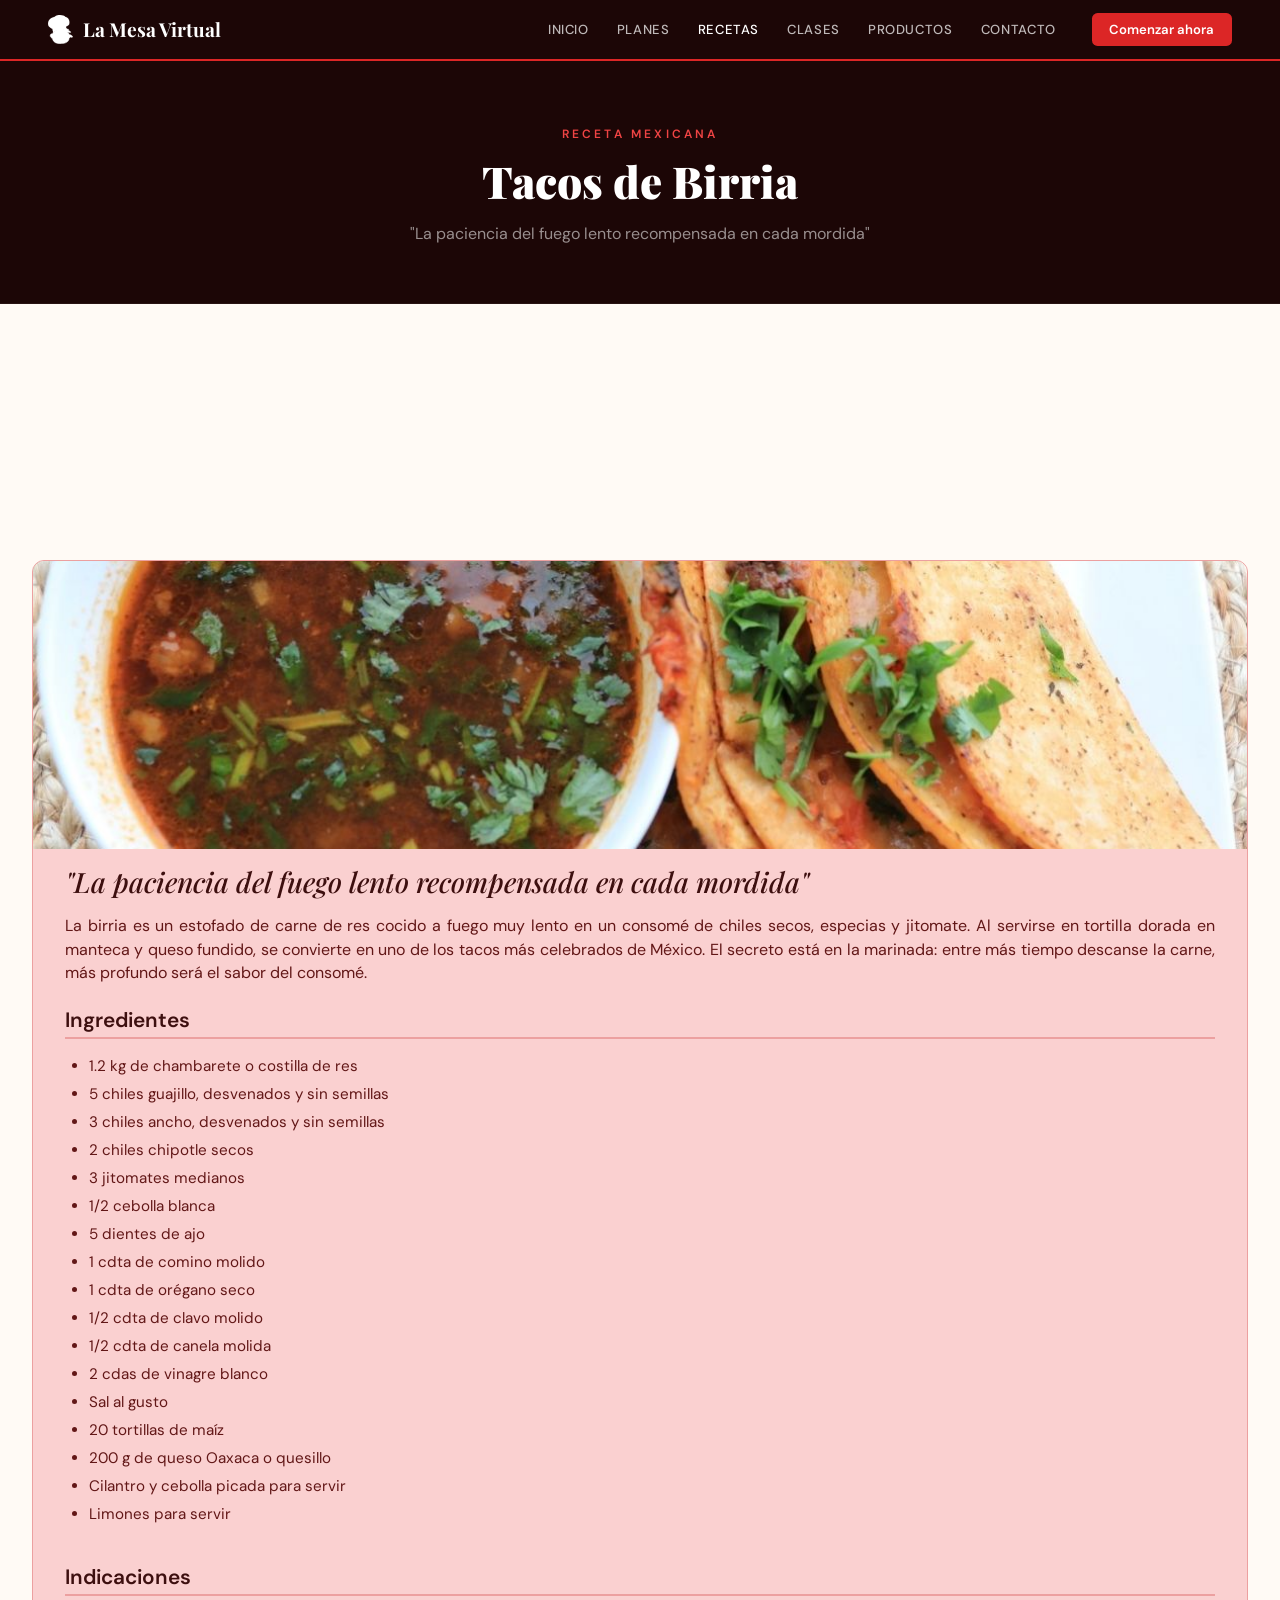
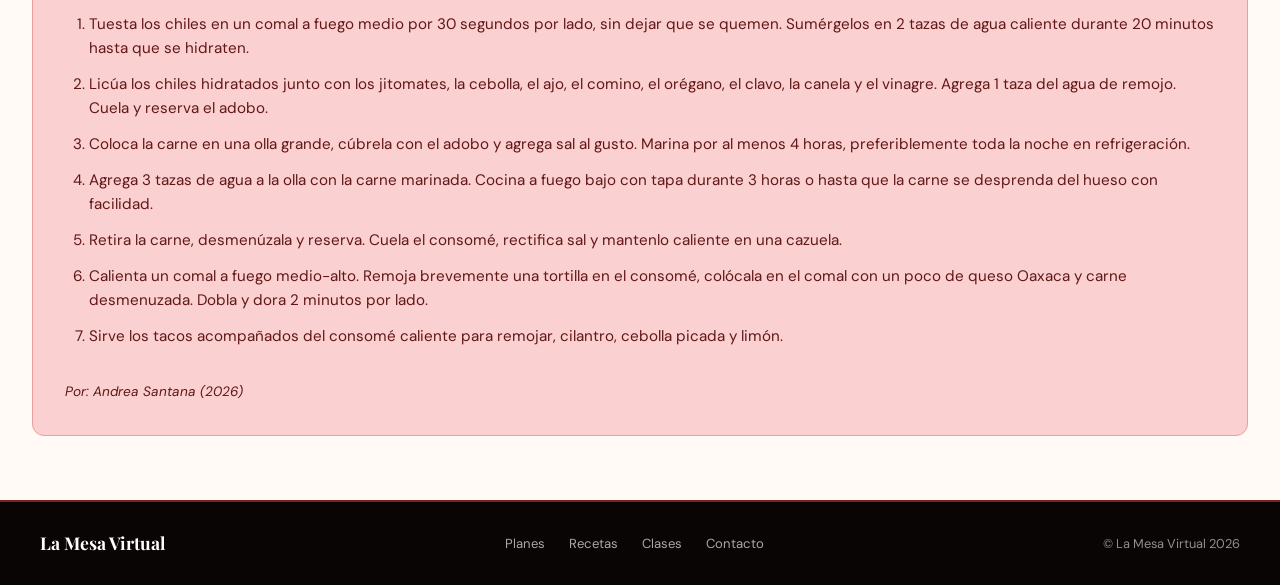
<file: birria.html>
<!doctype html>
<html lang="es">
  <head>
    <meta charset="UTF-8" />
    <meta name="viewport" content="width=device-width, initial-scale=1.0" />
    <link href="https://cdn.jsdelivr.net/npm/bootstrap@5.3.3/dist/css/bootstrap.min.css" rel="stylesheet">
    <link rel="stylesheet" href="styles/styles.css" />
    <title>La Mesa Virtual — Tacos de Birria</title>
  </head>
  <body>
    <header>
      <a class="brand" href="index.html">
        <img src="assets/icons/icon.svg" alt="La Mesa Virtual" />
        <span class="brand-name">La Mesa Virtual</span>
      </a>
      <a href="planes.html" class="header-cta">Comenzar ahora</a>
    </header>
    <nav class="navbar navbar-expand-md sticky-top" id="main-nav">
      <div class="container-fluid px-4">
        <a class="navbar-brand" href="index.html">
          <img src="assets/icons/icon.svg" alt="La Mesa Virtual" />
          La Mesa Virtual
        </a>
        <button class="navbar-toggler" type="button" data-bs-toggle="collapse" data-bs-target="#navbarMenu" aria-controls="navbarMenu" aria-expanded="false" aria-label="Toggle navigation">
          <span class="navbar-toggler-icon"></span>
        </button>
        <div class="collapse navbar-collapse justify-content-end" id="navbarMenu">
          <ul class="navbar-nav gap-1 me-3">
            <li class="nav-item"><a class="nav-link" href="index.html">Inicio</a></li>
            <li class="nav-item"><a class="nav-link" href="planes.html">Planes</a></li>
            <li class="nav-item"><a class="nav-link active" href="blogs.html">Recetas</a></li>
            <li class="nav-item"><a class="nav-link" href="aprender.html">Clases</a></li>
            <li class="nav-item"><a class="nav-link" href="recomendados.html">Productos</a></li>
            <li class="nav-item"><a class="nav-link" href="contacto.html">Contacto</a></li>
          </ul>
          <a href="planes.html" class="nav-link nav-cta">Comenzar ahora</a>
        </div>
      </div>
    </nav>
    <main>
      <section class="page-hero">
        <span class="page-hero-label">Receta mexicana</span>
        <h1 class="page-hero-title">Tacos de Birria</h1>
        <p class="page-hero-sub">"La paciencia del fuego lento recompensada en cada mordida"</p>
      </section>
      <section id="articles" style="padding-bottom: 2rem">
        <h2 style="display:none">Tacos de Birria</h2>
        <div class="post-container">
          <article class="blog-post">
            <div class="post-top">
              <img
                src="assets/images/blogMiniaturas/tacos_de_birria.jpg"
                alt="Tacos de Birria"
                style="object-fit: cover"
              />
              <h3 style="font-style: italic; padding: 1rem 2rem">
                "La paciencia del fuego lento recompensada en cada mordida"
              </h3>
            </div>
            <div class="blog-content" style="padding: 0rem 2rem 2rem 2rem">
              <p style="text-align: justify">
                La birria es un estofado de carne de res cocido a fuego muy
                lento en un consomé de chiles secos, especias y jitomate. Al
                servirse en tortilla dorada en manteca y queso fundido, se
                convierte en uno de los tacos más celebrados de México. El
                secreto está en la marinada: entre más tiempo descanse la carne,
                más profundo será el sabor del consomé.
              </p>

              <h4 class="receta-seccion">Ingredientes</h4>
              <ul class="ingredientes">
                <li>1.2 kg de chambarete o costilla de res</li>
                <li>5 chiles guajillo, desvenados y sin semillas</li>
                <li>3 chiles ancho, desvenados y sin semillas</li>
                <li>2 chiles chipotle secos</li>
                <li>3 jitomates medianos</li>
                <li>1/2 cebolla blanca</li>
                <li>5 dientes de ajo</li>
                <li>1 cdta de comino molido</li>
                <li>1 cdta de orégano seco</li>
                <li>1/2 cdta de clavo molido</li>
                <li>1/2 cdta de canela molida</li>
                <li>2 cdas de vinagre blanco</li>
                <li>Sal al gusto</li>
                <li>20 tortillas de maíz</li>
                <li>200 g de queso Oaxaca o quesillo</li>
                <li>Cilantro y cebolla picada para servir</li>
                <li>Limones para servir</li>
              </ul>

              <h4 class="receta-seccion">Indicaciones</h4>
              <ol class="indicaciones">
                <li>
                  Tuesta los chiles en un comal a fuego medio por 30 segundos
                  por lado, sin dejar que se quemen. Sumérgelos en 2 tazas de
                  agua caliente durante 20 minutos hasta que se hidraten.
                </li>
                <li>
                  Licúa los chiles hidratados junto con los jitomates, la
                  cebolla, el ajo, el comino, el orégano, el clavo, la canela y
                  el vinagre. Agrega 1 taza del agua de remojo. Cuela y reserva
                  el adobo.
                </li>
                <li>
                  Coloca la carne en una olla grande, cúbrela con el adobo y
                  agrega sal al gusto. Marina por al menos 4 horas,
                  preferiblemente toda la noche en refrigeración.
                </li>
                <li>
                  Agrega 3 tazas de agua a la olla con la carne marinada. Cocina
                  a fuego bajo con tapa durante 3 horas o hasta que la carne se
                  desprenda del hueso con facilidad.
                </li>
                <li>
                  Retira la carne, desmenúzala y reserva. Cuela el consomé,
                  rectifica sal y mantenlo caliente en una cazuela.
                </li>
                <li>
                  Calienta un comal a fuego medio-alto. Remoja brevemente una
                  tortilla en el consomé, colócala en el comal con un poco de
                  queso Oaxaca y carne desmenuzada. Dobla y dora 2 minutos por
                  lado.
                </li>
                <li>
                  Sirve los tacos acompañados del consomé caliente para remojar,
                  cilantro, cebolla picada y limón.
                </li>
              </ol>

              <p style="font-style: italic; font-size: 0.85rem">
                Por: Andrea Santana (2026)
              </p>
            </div>
          </article>
        </div>
      </section>
    </main>
    <footer>
      <span class="footer-brand">La Mesa Virtual</span>
      <nav class="footer-links">
        <a href="planes.html">Planes</a>
        <a href="blogs.html">Recetas</a>
        <a href="aprender.html">Clases</a>
        <a href="contacto.html">Contacto</a>
      </nav>
      <p class="disclaimer">© La Mesa Virtual 2026</p>
    </footer>
    <script src="https://cdn.jsdelivr.net/npm/bootstrap@5.3.3/dist/js/bootstrap.bundle.min.js"></script>
  </body>
</html>
</file>
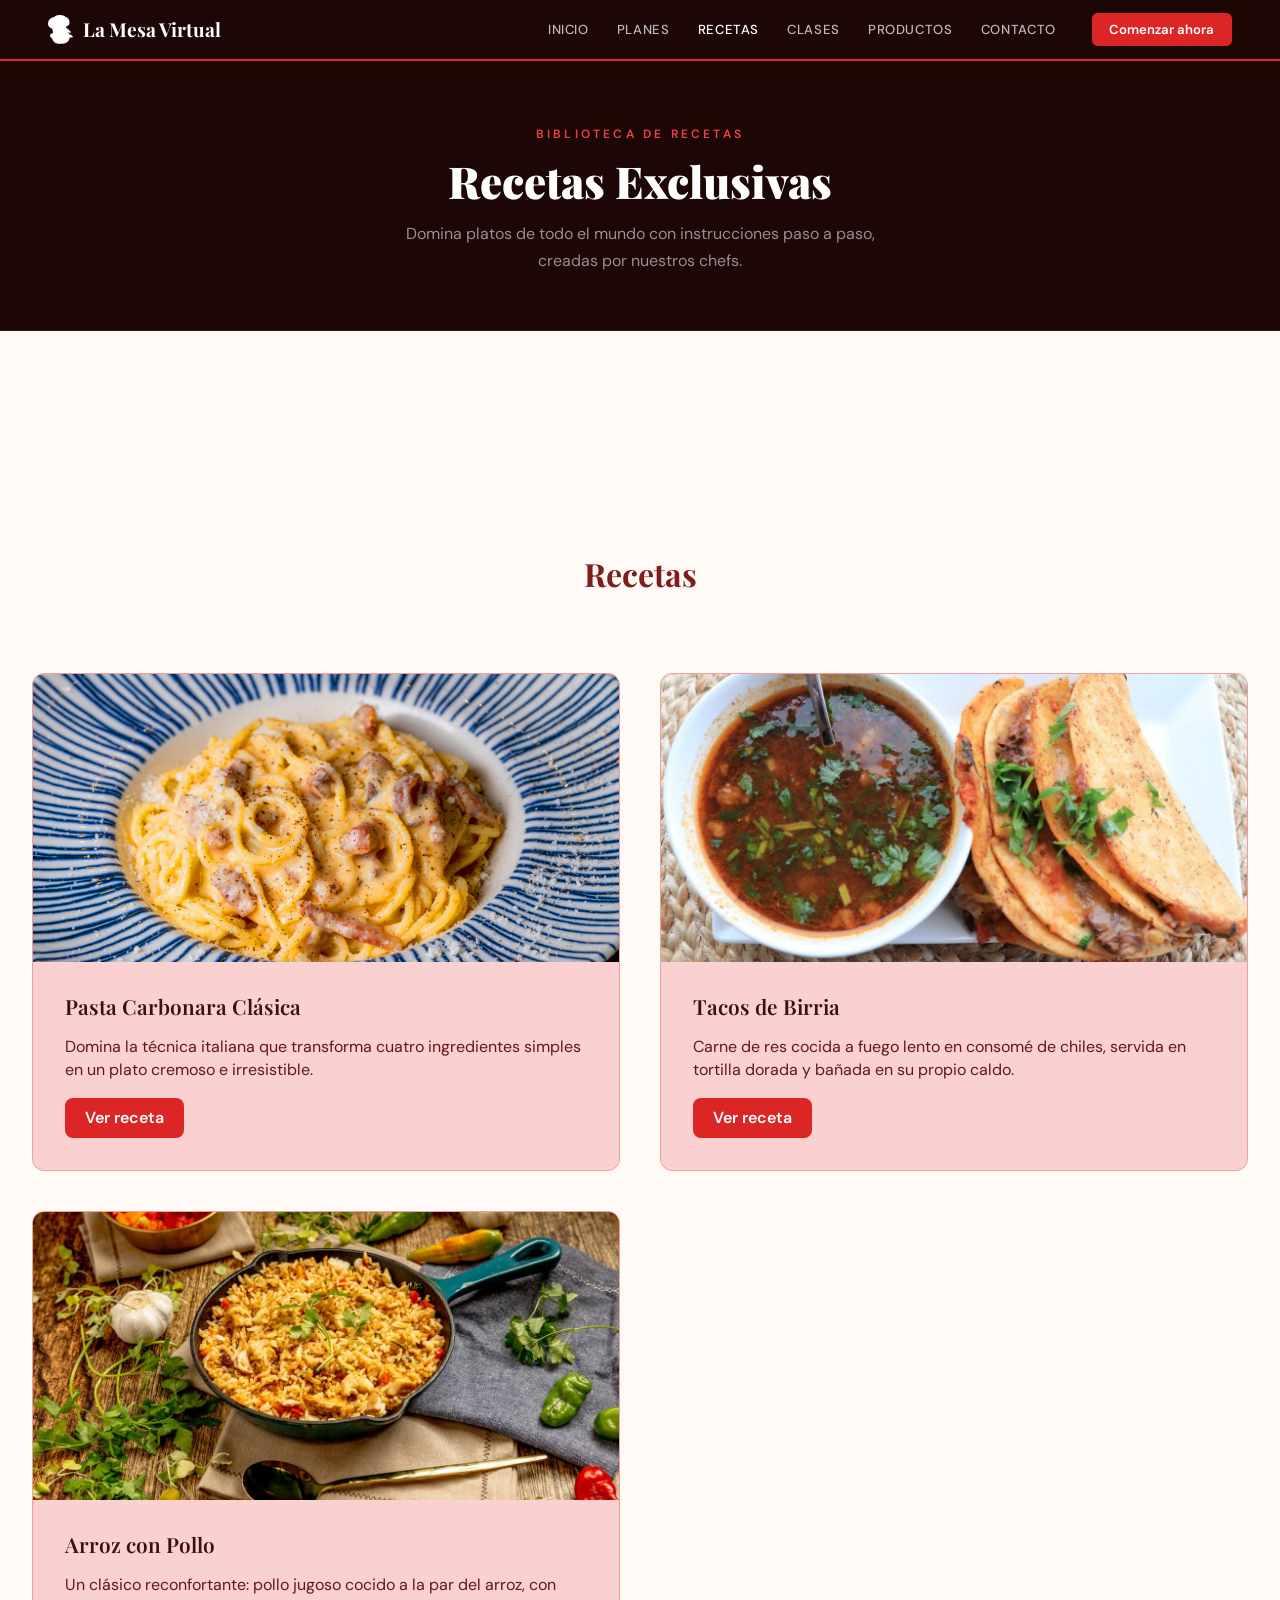
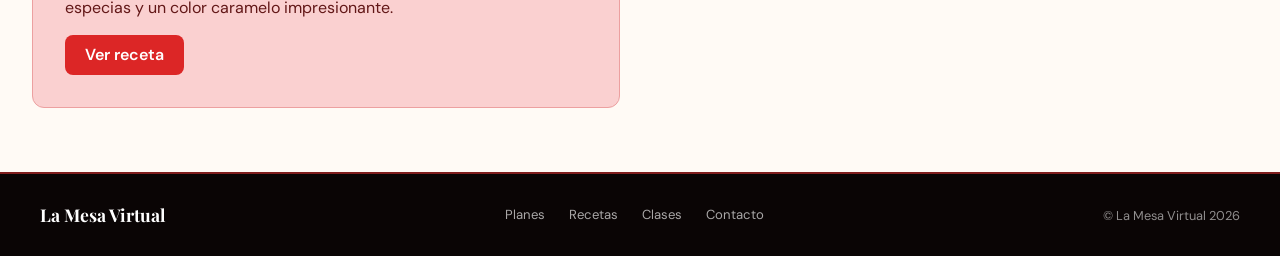
<file: blogs.html>
<!doctype html>
<html lang="es">
  <head>
    <meta charset="UTF-8" />
    <meta name="viewport" content="width=device-width, initial-scale=1.0" />
    <link href="https://cdn.jsdelivr.net/npm/bootstrap@5.3.3/dist/css/bootstrap.min.css" rel="stylesheet">
    <link rel="stylesheet" href="styles/styles.css" />
    <title>La Mesa Virtual — Recetas</title>
  </head>
  <body>
    <header>
      <a class="brand" href="index.html">
        <img src="assets/icons/icon.svg" alt="La Mesa Virtual" />
        <span class="brand-name">La Mesa Virtual</span>
      </a>
      <a href="planes.html" class="header-cta">Comenzar ahora</a>
    </header>
    <nav class="navbar navbar-expand-md sticky-top" id="main-nav">
      <div class="container-fluid px-4">
        <a class="navbar-brand" href="index.html">
          <img src="assets/icons/icon.svg" alt="La Mesa Virtual" />
          La Mesa Virtual
        </a>
        <button class="navbar-toggler" type="button" data-bs-toggle="collapse" data-bs-target="#navbarMenu" aria-controls="navbarMenu" aria-expanded="false" aria-label="Toggle navigation">
          <span class="navbar-toggler-icon"></span>
        </button>
        <div class="collapse navbar-collapse justify-content-end" id="navbarMenu">
          <ul class="navbar-nav gap-1 me-3">
            <li class="nav-item"><a class="nav-link" href="index.html">Inicio</a></li>
            <li class="nav-item"><a class="nav-link" href="planes.html">Planes</a></li>
            <li class="nav-item"><a class="nav-link active" href="blogs.html">Recetas</a></li>
            <li class="nav-item"><a class="nav-link" href="aprender.html">Clases</a></li>
            <li class="nav-item"><a class="nav-link" href="recomendados.html">Productos</a></li>
            <li class="nav-item"><a class="nav-link" href="contacto.html">Contacto</a></li>
          </ul>
          <a href="planes.html" class="nav-link nav-cta">Comenzar ahora</a>
        </div>
      </div>
    </nav>
    <main>
      <section class="page-hero">
        <span class="page-hero-label">Biblioteca de recetas</span>
        <h1 class="page-hero-title">Recetas Exclusivas</h1>
        <p class="page-hero-sub">Domina platos de todo el mundo con instrucciones paso a paso, creadas por nuestros chefs.</p>
      </section>
      <section id="articles" style="padding-bottom: 2rem">
        <h2>Recetas</h2>
        <div class="blogs">
          <article class="blog-post">
            <img
              src="assets/images/blogMiniaturas/carbonara.jpg"
              alt="Pasta Carbonara"
              style="object-fit: cover"
            />
            <div class="blog-content">
              <h3>Pasta Carbonara Clásica</h3>
              <p>
                Domina la técnica italiana que transforma cuatro ingredientes
                simples en un plato cremoso e irresistible.
              </p>
              <a href="carbonara.html" class="primary-button-alternate"
                >Ver receta</a
              >
            </div>
          </article>

          <article class="blog-post">
            <img
              src="assets/images/blogMiniaturas/tacos_de_birria.jpg"
              alt="Tacos de Birria"
              style="object-fit: cover"
            />
            <div class="blog-content">
              <h3>Tacos de Birria</h3>
              <p>
                Carne de res cocida a fuego lento en consomé de chiles, servida
                en tortilla dorada y bañada en su propio caldo.
              </p>
              <a href="birria.html" class="primary-button-alternate"
                >Ver receta</a
              >
            </div>
          </article>

          <article class="blog-post">
            <img
              src="assets/images/blogMiniaturas/arroz_con_pollo.jpg"
              alt="Arroz con Pollo"
              style="object-fit: cover"
            />
            <div class="blog-content">
              <h3>Arroz con Pollo</h3>
              <p>
                Un clásico reconfortante: pollo jugoso cocido a la par del
                arroz, con especias y un color caramelo impresionante.
              </p>
              <a href="arroz-con-pollo.html" class="primary-button-alternate"
                >Ver receta</a
              >
            </div>
          </article>
        </div>
      </section>
    </main>
    <footer>
      <span class="footer-brand">La Mesa Virtual</span>
      <nav class="footer-links">
        <a href="planes.html">Planes</a>
        <a href="blogs.html">Recetas</a>
        <a href="aprender.html">Clases</a>
        <a href="contacto.html">Contacto</a>
      </nav>
      <p class="disclaimer">© La Mesa Virtual 2026</p>
    </footer>
    <script src="https://cdn.jsdelivr.net/npm/bootstrap@5.3.3/dist/js/bootstrap.bundle.min.js"></script>
  </body>
</html>
</file>
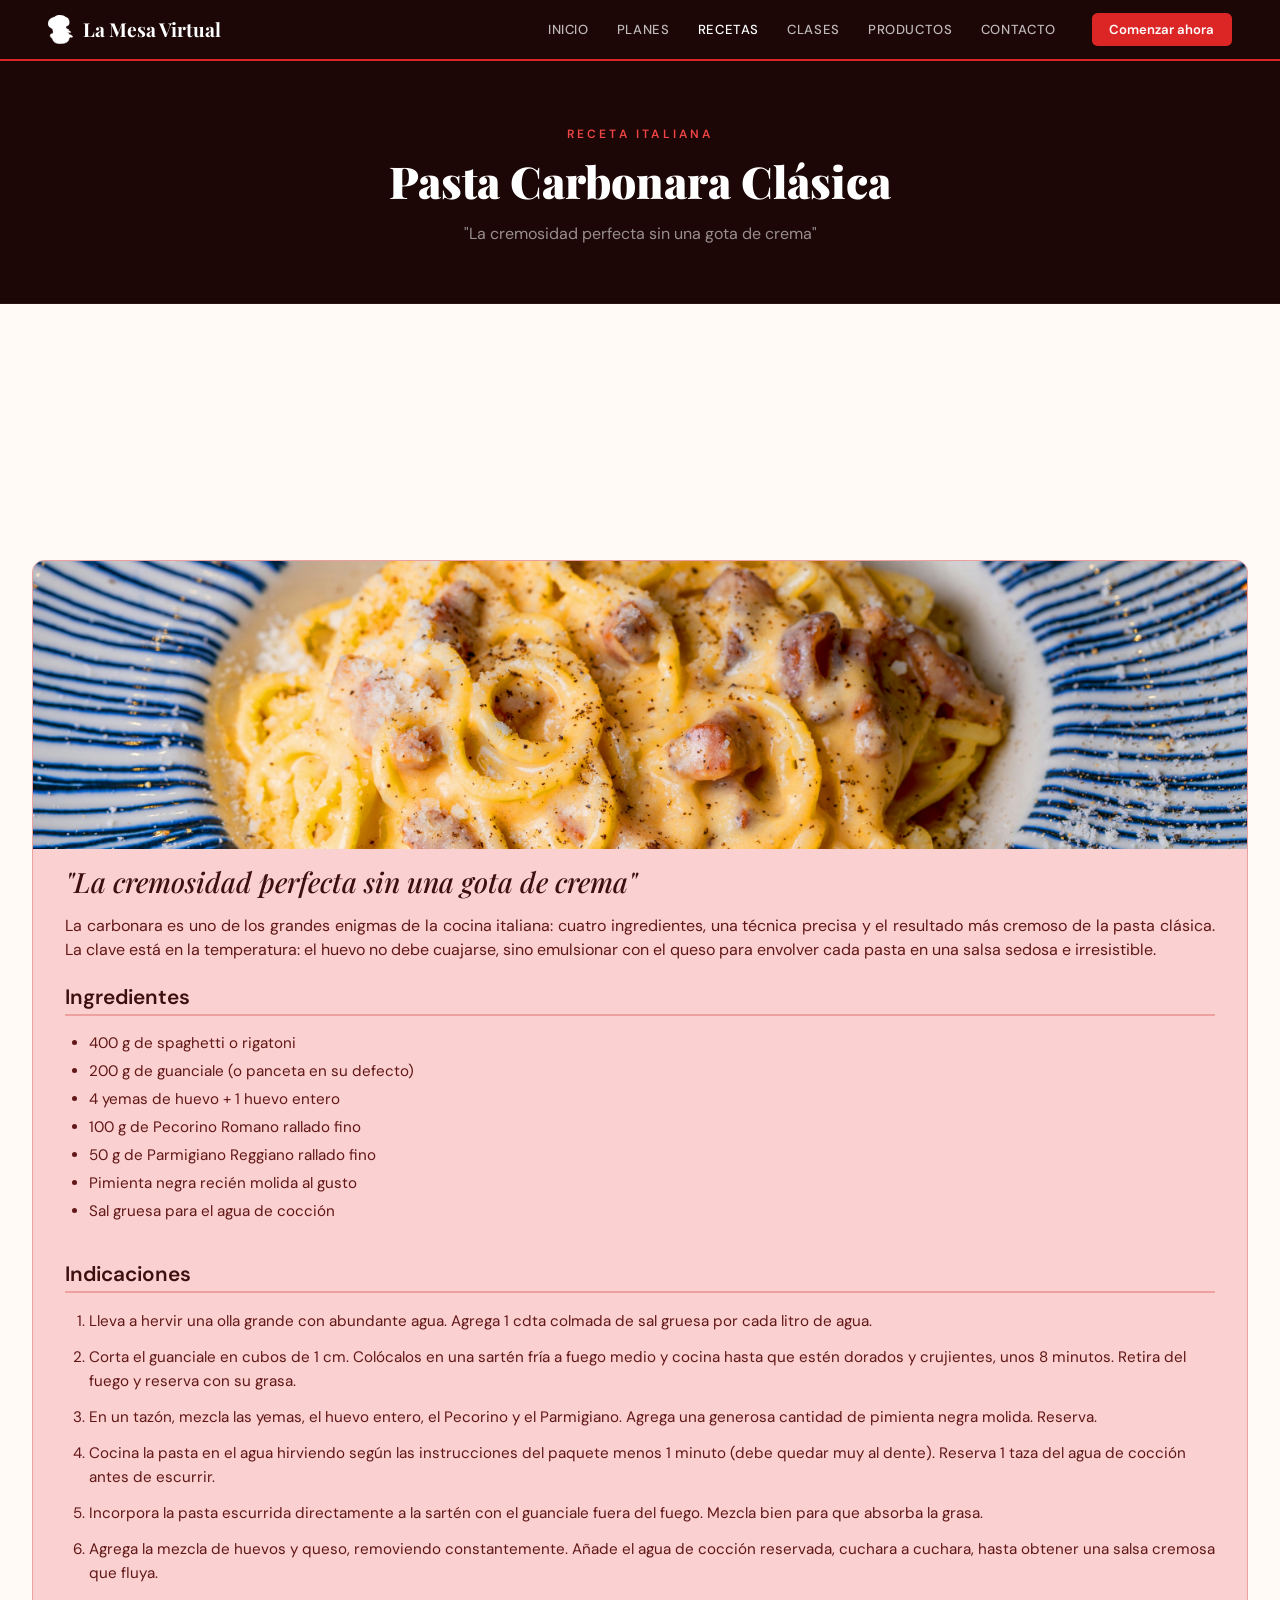
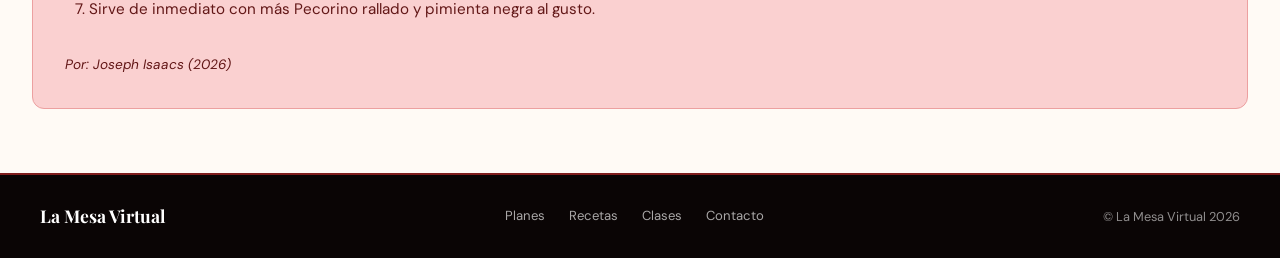
<file: carbonara.html>
<!doctype html>
<html lang="es">
  <head>
    <meta charset="UTF-8" />
    <meta name="viewport" content="width=device-width, initial-scale=1.0" />
    <link href="https://cdn.jsdelivr.net/npm/bootstrap@5.3.3/dist/css/bootstrap.min.css" rel="stylesheet">
    <link rel="stylesheet" href="styles/styles.css" />
    <title>La Mesa Virtual — Pasta Carbonara</title>
  </head>
  <body>
    <header>
      <a class="brand" href="index.html">
        <img src="assets/icons/icon.svg" alt="La Mesa Virtual" />
        <span class="brand-name">La Mesa Virtual</span>
      </a>
      <a href="planes.html" class="header-cta">Comenzar ahora</a>
    </header>
    <nav class="navbar navbar-expand-md sticky-top" id="main-nav">
      <div class="container-fluid px-4">
        <a class="navbar-brand" href="index.html">
          <img src="assets/icons/icon.svg" alt="La Mesa Virtual" />
          La Mesa Virtual
        </a>
        <button class="navbar-toggler" type="button" data-bs-toggle="collapse" data-bs-target="#navbarMenu" aria-controls="navbarMenu" aria-expanded="false" aria-label="Toggle navigation">
          <span class="navbar-toggler-icon"></span>
        </button>
        <div class="collapse navbar-collapse justify-content-end" id="navbarMenu">
          <ul class="navbar-nav gap-1 me-3">
            <li class="nav-item"><a class="nav-link" href="index.html">Inicio</a></li>
            <li class="nav-item"><a class="nav-link" href="planes.html">Planes</a></li>
            <li class="nav-item"><a class="nav-link active" href="blogs.html">Recetas</a></li>
            <li class="nav-item"><a class="nav-link" href="aprender.html">Clases</a></li>
            <li class="nav-item"><a class="nav-link" href="recomendados.html">Productos</a></li>
            <li class="nav-item"><a class="nav-link" href="contacto.html">Contacto</a></li>
          </ul>
          <a href="planes.html" class="nav-link nav-cta">Comenzar ahora</a>
        </div>
      </div>
    </nav>
    <main>
      <section class="page-hero">
        <span class="page-hero-label">Receta italiana</span>
        <h1 class="page-hero-title">Pasta Carbonara Clásica</h1>
        <p class="page-hero-sub">"La cremosidad perfecta sin una gota de crema"</p>
      </section>
      <section id="articles" style="padding-bottom: 2rem">
        <h2 style="display:none">Pasta Carbonara Clásica</h2>
        <div class="post-container">
          <article class="blog-post">
            <div class="post-top">
              <img
                src="assets/images/blogMiniaturas/carbonara.jpg"
                alt="Pasta Carbonara"
                style="object-fit: cover"
              />
              <h3 style="font-style: italic; padding: 1rem 2rem">
                "La cremosidad perfecta sin una gota de crema"
              </h3>
            </div>
            <div class="blog-content" style="padding: 0rem 2rem 2rem 2rem">
              <p style="text-align: justify">
                La carbonara es uno de los grandes enigmas de la cocina
                italiana: cuatro ingredientes, una técnica precisa y el
                resultado más cremoso de la pasta clásica. La clave está en la
                temperatura: el huevo no debe cuajarse, sino emulsionar con el
                queso para envolver cada pasta en una salsa sedosa e
                irresistible.
              </p>

              <h4 class="receta-seccion">Ingredientes</h4>
              <ul class="ingredientes">
                <li>400 g de spaghetti o rigatoni</li>
                <li>200 g de guanciale (o panceta en su defecto)</li>
                <li>4 yemas de huevo + 1 huevo entero</li>
                <li>100 g de Pecorino Romano rallado fino</li>
                <li>50 g de Parmigiano Reggiano rallado fino</li>
                <li>Pimienta negra recién molida al gusto</li>
                <li>Sal gruesa para el agua de cocción</li>
              </ul>

              <h4 class="receta-seccion">Indicaciones</h4>
              <ol class="indicaciones">
                <li>
                  Lleva a hervir una olla grande con abundante agua. Agrega 1
                  cdta colmada de sal gruesa por cada litro de agua.
                </li>
                <li>
                  Corta el guanciale en cubos de 1 cm. Colócalos en una sartén
                  fría a fuego medio y cocina hasta que estén dorados y
                  crujientes, unos 8 minutos. Retira del fuego y reserva con su
                  grasa.
                </li>
                <li>
                  En un tazón, mezcla las yemas, el huevo entero, el Pecorino y
                  el Parmigiano. Agrega una generosa cantidad de pimienta negra
                  molida. Reserva.
                </li>
                <li>
                  Cocina la pasta en el agua hirviendo según las instrucciones
                  del paquete menos 1 minuto (debe quedar muy al dente). Reserva
                  1 taza del agua de cocción antes de escurrir.
                </li>
                <li>
                  Incorpora la pasta escurrida directamente a la sartén con el
                  guanciale fuera del fuego. Mezcla bien para que absorba la
                  grasa.
                </li>
                <li>
                  Agrega la mezcla de huevos y queso, removiendo constantemente.
                  Añade el agua de cocción reservada, cuchara a cuchara, hasta
                  obtener una salsa cremosa que fluya.
                </li>
                <li>
                  Sirve de inmediato con más Pecorino rallado y pimienta negra
                  al gusto.
                </li>
              </ol>

              <p style="font-style: italic; font-size: 0.85rem">
                Por: Joseph Isaacs (2026)
              </p>
            </div>
          </article>
        </div>
      </section>
    </main>
    <footer>
      <span class="footer-brand">La Mesa Virtual</span>
      <nav class="footer-links">
        <a href="planes.html">Planes</a>
        <a href="blogs.html">Recetas</a>
        <a href="aprender.html">Clases</a>
        <a href="contacto.html">Contacto</a>
      </nav>
      <p class="disclaimer">© La Mesa Virtual 2026</p>
    </footer>
    <script src="https://cdn.jsdelivr.net/npm/bootstrap@5.3.3/dist/js/bootstrap.bundle.min.js"></script>
  </body>
</html>
</file>
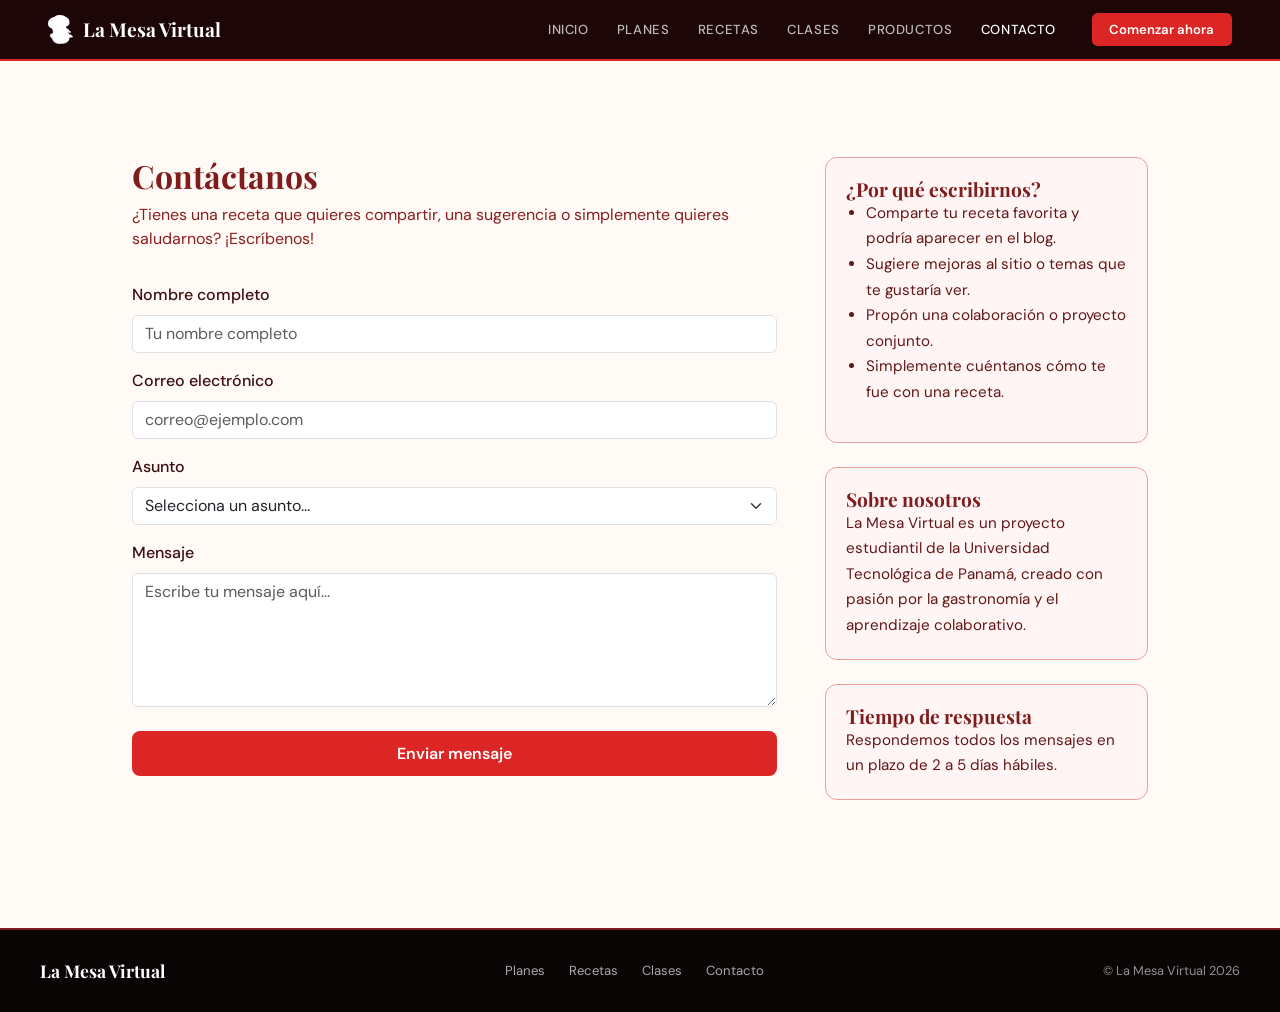
<file: contacto.html>
<!doctype html>
<html lang="es">
  <head>
    <meta charset="UTF-8" />
    <meta name="viewport" content="width=device-width, initial-scale=1.0" />
    <link href="https://cdn.jsdelivr.net/npm/bootstrap@5.3.3/dist/css/bootstrap.min.css" rel="stylesheet">
    <link rel="stylesheet" href="styles/styles.css" />
    <title>La Mesa Virtual — Contacto</title>
    <style>
      .contacto-layout {
        display: grid;
        grid-template-columns: 2fr 1fr;
        gap: 3rem;
        padding: 3rem 2.65rem 6rem 2.65rem;
        max-width: 1100px;
        margin: 0 auto;
      }
      @media (max-width: 768px) {
        .contacto-layout {
          grid-template-columns: 1fr;
        }
      }
      .contacto-aside {
        display: flex;
        flex-direction: column;
        gap: 1.5rem;
      }
      .contacto-aside h3 {
        font-size: 1.2rem;
        font-weight: 700;
        color: var(--action-color-600);
      }
      .contacto-aside p, .contacto-aside li {
        color: var(--primary-color-700);
        font-size: 0.95rem;
        line-height: 1.6rem;
      }
      .contacto-aside ul {
        padding-left: 1.25rem;
        list-style: disc;
      }
      .contacto-aside .info-box {
        background-color: var(--primary-color-50);
        border: 1px solid var(--primary-color-200);
        border-radius: 0.75rem;
        padding: 1.25rem;
      }
      #contacto-titulo {
        font-size: 2rem;
        font-weight: 700;
        color: var(--action-color-600);
        margin-bottom: 0.5rem;
      }
      .contacto-subtitulo {
        color: var(--primary-color-600);
        margin-bottom: 2rem;
        font-size: 1rem;
      }
    </style>
  </head>
  <body>
    <nav class="navbar navbar-expand-md sticky-top" id="main-nav">
      <div class="container-fluid px-4">
        <a class="navbar-brand" href="index.html">
          <img src="assets/icons/icon.svg" alt="La Mesa Virtual" />
          La Mesa Virtual
        </a>
        <button class="navbar-toggler" type="button" data-bs-toggle="collapse" data-bs-target="#navbarMenu" aria-controls="navbarMenu" aria-expanded="false" aria-label="Toggle navigation">
          <span class="navbar-toggler-icon"></span>
        </button>
        <div class="collapse navbar-collapse justify-content-end" id="navbarMenu">
          <ul class="navbar-nav gap-1 me-3">
            <li class="nav-item"><a class="nav-link" href="index.html">Inicio</a></li>
            <li class="nav-item"><a class="nav-link" href="planes.html">Planes</a></li>
            <li class="nav-item"><a class="nav-link" href="blogs.html">Recetas</a></li>
            <li class="nav-item"><a class="nav-link" href="aprender.html">Clases</a></li>
            <li class="nav-item"><a class="nav-link" href="recomendados.html">Productos</a></li>
            <li class="nav-item"><a class="nav-link active" href="contacto.html">Contacto</a></li>
          </ul>
          <a href="planes.html" class="nav-link nav-cta">Comenzar ahora</a>
        </div>
      </div>
    </nav>
    <main>
      <section style="padding-top: 3rem; padding-bottom: 2rem;">
        <div class="contacto-layout">
          <article>
            <h2 id="contacto-titulo">Contáctanos</h2>
            <p class="contacto-subtitulo">¿Tienes una receta que quieres compartir, una sugerencia o simplemente quieres saludarnos? ¡Escríbenos!</p>
            <form class="contact-form needs-validation" novalidate action="#" method="post">
              <div class="mb-3">
                <label for="nombre" class="form-label">Nombre completo</label>
                <input
                  type="text"
                  class="form-control"
                  id="nombre"
                  name="nombre"
                  placeholder="Tu nombre completo"
                  minlength="3"
                  required
                />
                <div class="invalid-feedback">Por favor ingresa tu nombre (mínimo 3 caracteres).</div>
              </div>
              <div class="mb-3">
                <label for="correo" class="form-label">Correo electrónico</label>
                <input
                  type="email"
                  class="form-control"
                  id="correo"
                  name="correo"
                  placeholder="correo@ejemplo.com"
                  required
                />
                <div class="invalid-feedback">Por favor ingresa un correo electrónico válido.</div>
              </div>
              <div class="mb-3">
                <label for="asunto" class="form-label">Asunto</label>
                <select class="form-select" id="asunto" name="asunto" required>
                  <option value="" selected disabled>Selecciona un asunto...</option>
                  <option value="receta">Compartir una receta</option>
                  <option value="sugerencia">Sugerencia o mejora</option>
                  <option value="colaboracion">Colaboración</option>
                  <option value="otro">Otro</option>
                </select>
                <div class="invalid-feedback">Por favor selecciona un asunto.</div>
              </div>
              <div class="mb-4">
                <label for="mensaje" class="form-label">Mensaje</label>
                <textarea
                  class="form-control"
                  id="mensaje"
                  name="mensaje"
                  rows="5"
                  placeholder="Escribe tu mensaje aquí..."
                  minlength="10"
                  required
                ></textarea>
                <div class="invalid-feedback">El mensaje debe tener al menos 10 caracteres.</div>
              </div>
              <button type="submit" class="primary-button">Enviar mensaje</button>
            </form>
          </article>
          <aside class="contacto-aside">
            <div class="info-box">
              <h3>¿Por qué escribirnos?</h3>
              <ul>
                <li>Comparte tu receta favorita y podría aparecer en el blog.</li>
                <li>Sugiere mejoras al sitio o temas que te gustaría ver.</li>
                <li>Propón una colaboración o proyecto conjunto.</li>
                <li>Simplemente cuéntanos cómo te fue con una receta.</li>
              </ul>
            </div>
            <div class="info-box">
              <h3>Sobre nosotros</h3>
              <p>
                La Mesa Virtual es un proyecto estudiantil de la Universidad Tecnológica de Panamá, creado con pasión por la gastronomía y el aprendizaje colaborativo.
              </p>
            </div>
            <div class="info-box">
              <h3>Tiempo de respuesta</h3>
              <p>Respondemos todos los mensajes en un plazo de 2 a 5 días hábiles.</p>
            </div>
          </aside>
        </div>
      </section>
    </main>
    <footer>
      <span class="footer-brand">La Mesa Virtual</span>
      <nav class="footer-links">
        <a href="planes.html">Planes</a>
        <a href="blogs.html">Recetas</a>
        <a href="aprender.html">Clases</a>
        <a href="contacto.html">Contacto</a>
      </nav>
      <p class="disclaimer">© La Mesa Virtual 2026</p>
    </footer>
    <script src="https://cdn.jsdelivr.net/npm/bootstrap@5.3.3/dist/js/bootstrap.bundle.min.js"></script>
    <script>
      const form = document.querySelector('.needs-validation');
      form.addEventListener('submit', function (e) {
        if (!form.checkValidity()) {
          e.preventDefault();
          e.stopPropagation();
        }
        form.classList.add('was-validated');
      });
    </script>
  </body>
</html>
</file>
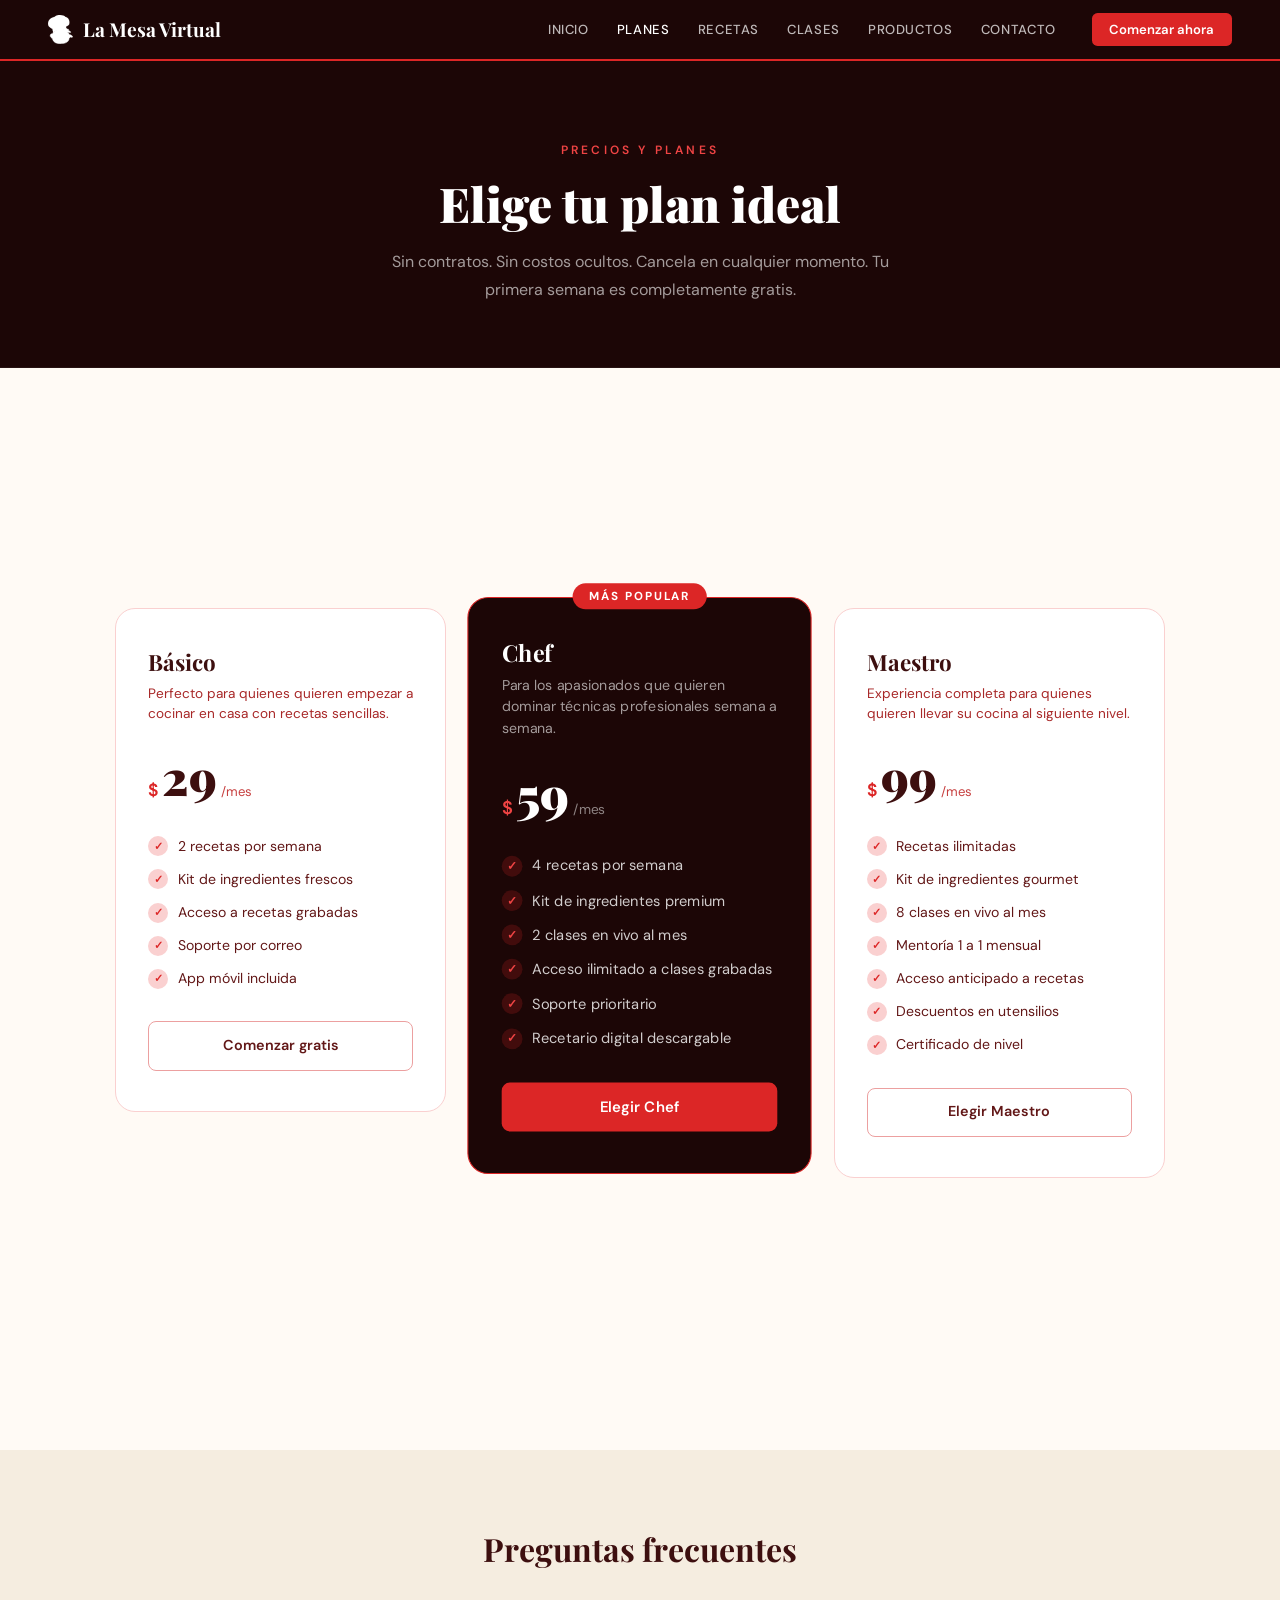
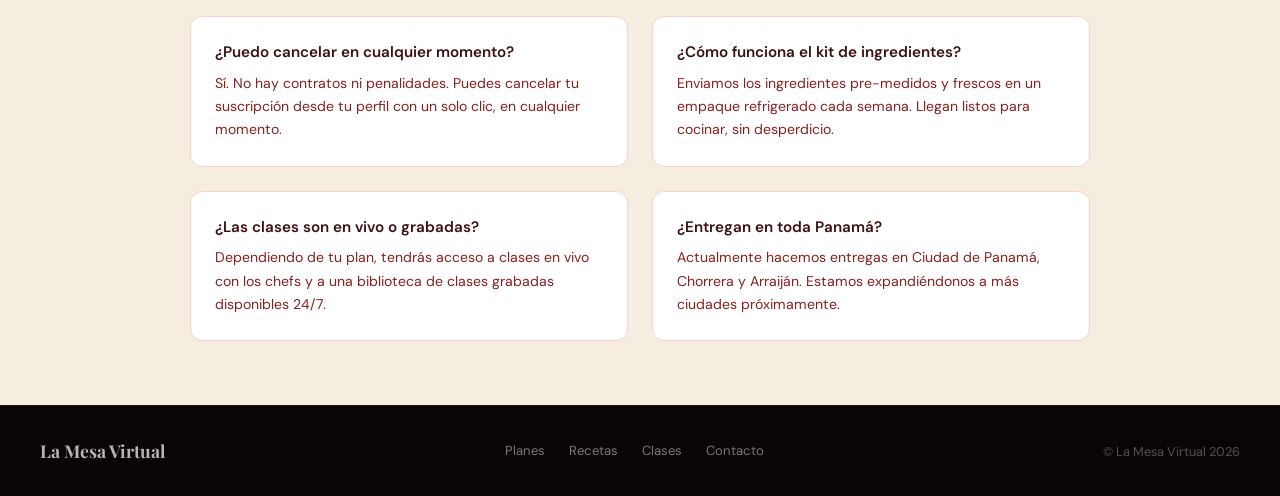
<file: planes.html>
<!doctype html>
<html lang="es">
  <head>
    <meta charset="UTF-8" />
    <meta name="viewport" content="width=device-width, initial-scale=1.0" />
    <link href="https://cdn.jsdelivr.net/npm/bootstrap@5.3.3/dist/css/bootstrap.min.css" rel="stylesheet">
    <link href="https://fonts.googleapis.com/css2?family=Playfair+Display:ital,wght@0,400;0,700;0,900;1,400&family=DM+Sans:wght@300;400;500;600&display=swap" rel="stylesheet">
    <link rel="stylesheet" href="styles/styles.css" />
    <title>La Mesa Virtual — Planes y Precios</title>
    <style>
      :root { --cream: #fffaf5; --cream-dark: #f5ede0; }
      body { background-color: var(--cream); font-family: 'DM Sans', sans-serif; }

      header { display: none !important; }

      .page-hero {
        background-color: var(--primary-color-900);
        padding: 5rem 2rem 4rem;
        text-align: center;
      }
      .page-hero-label { font-size: 0.75rem; font-weight: 600; letter-spacing: 0.2rem; text-transform: uppercase; color: var(--action-color-400); margin-bottom: 1rem; }
      .page-hero-title { font-family: 'Playfair Display', serif; font-size: clamp(2rem, 4vw, 3rem); font-weight: 900; color: #fff; margin-bottom: 1rem; }
      .page-hero-sub { font-size: 1rem; color: rgba(255,255,255,0.6); max-width: 500px; margin: 0 auto; line-height: 1.7; }

      #planes-page { background-color: var(--cream); padding: 5rem 2rem 7rem; }

      .planes-grid {
        display: grid;
        grid-template-columns: repeat(3, 1fr);
        gap: 1.75rem;
        max-width: 1050px;
        margin: 0 auto;
        align-items: start;
      }

      .plan-card {
        background-color: #fff;
        border: 1px solid var(--primary-color-100);
        border-radius: 1.25rem;
        padding: 2.5rem 2rem;
        position: relative;
        transition: all 0.3s;
      }
      .plan-card:hover { box-shadow: 0 16px 48px rgba(61,15,15,0.1); transform: translateY(-4px); }
      .plan-card.featured { background-color: var(--primary-color-900); border-color: var(--action-color-500); transform: scale(1.04); }
      .plan-card.featured:hover { transform: scale(1.04) translateY(-4px); }

      .plan-badge {
        position: absolute; top: -0.85rem; left: 50%; transform: translateX(-50%);
        background-color: var(--action-color-500); color: #fff; font-size: 0.7rem;
        font-weight: 700; letter-spacing: 0.1rem; text-transform: uppercase;
        padding: 0.25rem 1rem; border-radius: 999px; white-space: nowrap;
      }
      .plan-name { font-family: 'Playfair Display', serif; font-size: 1.4rem; font-weight: 700; margin-bottom: 0.5rem; color: var(--primary-color-800); }
      .plan-card.featured .plan-name { color: #fff; }
      .plan-desc { font-size: 0.85rem; color: var(--primary-color-500); margin-bottom: 1.75rem; line-height: 1.5; }
      .plan-card.featured .plan-desc { color: rgba(255,255,255,0.6); }
      .plan-price { display: flex; align-items: baseline; gap: 0.25rem; margin-bottom: 2rem; }
      .plan-currency { font-size: 1.1rem; font-weight: 600; color: var(--action-color-500); }
      .plan-amount { font-family: 'Playfair Display', serif; font-size: 3rem; font-weight: 900; color: var(--primary-color-800); line-height: 1; }
      .plan-card.featured .plan-amount { color: #fff; }
      .plan-period { font-size: 0.82rem; color: var(--primary-color-400); }
      .plan-card.featured .plan-period { color: rgba(255,255,255,0.5); }

      .plan-features { list-style: none; padding: 0; margin: 0 0 2rem; display: flex; flex-direction: column; gap: 0.75rem; }
      .plan-features li { font-size: 0.88rem; color: var(--primary-color-700); display: flex; align-items: center; gap: 0.6rem; }
      .plan-card.featured .plan-features li { color: rgba(255,255,255,0.8); }
      .plan-features li::before {
        content: '✓'; width: 1.25rem; height: 1.25rem;
        background-color: var(--primary-color-100); color: var(--action-color-500);
        border-radius: 50%; display: flex; align-items: center; justify-content: center;
        font-size: 0.7rem; font-weight: 700; flex-shrink: 0;
      }
      .plan-card.featured .plan-features li::before { background-color: rgba(220,38,38,0.2); color: var(--action-color-400); }

      .btn-plan { width: 100%; padding: 0.8rem; border-radius: 0.5rem; font-weight: 600; font-size: 0.9rem; font-family: 'DM Sans', sans-serif; text-align: center; text-decoration: none; display: block; transition: all 0.2s; }
      .btn-plan-outline { border: 1.5px solid var(--primary-color-200); color: var(--primary-color-700); background: transparent; }
      .btn-plan-outline:hover { border-color: var(--action-color-500); color: var(--action-color-500); }
      .btn-plan-solid { background-color: var(--action-color-500); color: #fff; border: none; }
      .btn-plan-solid:hover { background-color: #b91c1c; color: #fff; box-shadow: 0 4px 16px rgba(220,38,38,0.35); }

      .faq-section { background-color: var(--cream-dark); padding: 5rem 2rem; }
      .faq-section .section-title { font-family: 'Playfair Display', serif; font-size: 2rem; font-weight: 700; color: var(--primary-color-800); text-align: center; margin-bottom: 3rem; }
      .faq-grid { display: grid; grid-template-columns: 1fr 1fr; gap: 1.5rem; max-width: 900px; margin: 0 auto; }
      .faq-item { background: #fff; border-radius: 0.75rem; padding: 1.5rem; border: 1px solid var(--primary-color-100); }
      .faq-q { font-weight: 600; color: var(--primary-color-800); margin-bottom: 0.5rem; font-size: 0.95rem; }
      .faq-a { color: var(--primary-color-600); font-size: 0.88rem; line-height: 1.65; }

      footer { background-color: var(--primary-color-950) !important; border-top: 1px solid rgba(255,255,255,0.05) !important; padding: 2rem 2.5rem !important; display: flex !important; flex-direction: row !important; justify-content: space-between !important; align-items: center !important; }
      footer h2 { display: none; }
      footer form { display: none !important; }
      .footer-brand { font-family: 'Playfair Display', serif; font-size: 1.1rem; font-weight: 700; color: rgba(255,255,255,0.7); }
      footer .disclaimer { color: rgba(255,255,255,0.3); font-size: 0.8rem; }
      .footer-links { display: flex; gap: 1.5rem; }
      .footer-links a { color: rgba(255,255,255,0.45); font-size: 0.82rem; text-decoration: none; transition: color 0.2s; }
      .footer-links a:hover { color: rgba(255,255,255,0.8); }

      @media (max-width: 768px) {
        .planes-grid, .faq-grid { grid-template-columns: 1fr; }
        .plan-card.featured { transform: none; }
        .plan-card.featured:hover { transform: translateY(-4px); }
        footer { flex-direction: column !important; gap: 1.5rem !important; text-align: center; }
      }
    </style>
  </head>
  <body>
    <nav class="navbar navbar-expand-md sticky-top" id="main-nav">
      <div class="container-fluid px-4">
        <a class="navbar-brand" href="index.html">
          <img src="assets/icons/icon.svg" alt="La Mesa Virtual" />
          La Mesa Virtual
        </a>
        <button class="navbar-toggler" type="button" data-bs-toggle="collapse" data-bs-target="#navbarMenu" aria-controls="navbarMenu" aria-expanded="false" aria-label="Toggle navigation">
          <span class="navbar-toggler-icon"></span>
        </button>
        <div class="collapse navbar-collapse justify-content-end" id="navbarMenu">
          <ul class="navbar-nav gap-1 me-3">
            <li class="nav-item"><a class="nav-link" href="index.html">Inicio</a></li>
            <li class="nav-item"><a class="nav-link active" href="planes.html">Planes</a></li>
            <li class="nav-item"><a class="nav-link" href="blogs.html">Recetas</a></li>
            <li class="nav-item"><a class="nav-link" href="aprender.html">Clases</a></li>
            <li class="nav-item"><a class="nav-link" href="recomendados.html">Productos</a></li>
            <li class="nav-item"><a class="nav-link" href="contacto.html">Contacto</a></li>
          </ul>
          <a href="planes.html" class="nav-link nav-cta">Comenzar ahora</a>
        </div>
      </div>
    </nav>

    <main>
      <section class="page-hero">
        <p class="page-hero-label">Precios y planes</p>
        <h1 class="page-hero-title">Elige tu plan ideal</h1>
        <p class="page-hero-sub">Sin contratos. Sin costos ocultos. Cancela en cualquier momento. Tu primera semana es completamente gratis.</p>
      </section>

      <section id="planes-page">
        <div class="planes-grid">
          <article class="plan-card">
            <h3 class="plan-name">Básico</h3>
            <p class="plan-desc">Perfecto para quienes quieren empezar a cocinar en casa con recetas sencillas.</p>
            <div class="plan-price">
              <span class="plan-currency">$</span>
              <span class="plan-amount">29</span>
              <span class="plan-period">/mes</span>
            </div>
            <ul class="plan-features">
              <li>2 recetas por semana</li>
              <li>Kit de ingredientes frescos</li>
              <li>Acceso a recetas grabadas</li>
              <li>Soporte por correo</li>
              <li>App móvil incluida</li>
            </ul>
            <a href="contacto.html" class="btn-plan btn-plan-outline">Comenzar gratis</a>
          </article>

          <article class="plan-card featured">
            <div class="plan-badge">Más popular</div>
            <h3 class="plan-name">Chef</h3>
            <p class="plan-desc">Para los apasionados que quieren dominar técnicas profesionales semana a semana.</p>
            <div class="plan-price">
              <span class="plan-currency" style="color:var(--action-color-400)">$</span>
              <span class="plan-amount">59</span>
              <span class="plan-period">/mes</span>
            </div>
            <ul class="plan-features">
              <li>4 recetas por semana</li>
              <li>Kit de ingredientes premium</li>
              <li>2 clases en vivo al mes</li>
              <li>Acceso ilimitado a clases grabadas</li>
              <li>Soporte prioritario</li>
              <li>Recetario digital descargable</li>
            </ul>
            <a href="contacto.html" class="btn-plan btn-plan-solid">Elegir Chef</a>
          </article>

          <article class="plan-card">
            <h3 class="plan-name">Maestro</h3>
            <p class="plan-desc">Experiencia completa para quienes quieren llevar su cocina al siguiente nivel.</p>
            <div class="plan-price">
              <span class="plan-currency">$</span>
              <span class="plan-amount">99</span>
              <span class="plan-period">/mes</span>
            </div>
            <ul class="plan-features">
              <li>Recetas ilimitadas</li>
              <li>Kit de ingredientes gourmet</li>
              <li>8 clases en vivo al mes</li>
              <li>Mentoría 1 a 1 mensual</li>
              <li>Acceso anticipado a recetas</li>
              <li>Descuentos en utensilios</li>
              <li>Certificado de nivel</li>
            </ul>
            <a href="contacto.html" class="btn-plan btn-plan-outline">Elegir Maestro</a>
          </article>
        </div>
      </section>

      <section class="faq-section">
        <h2 class="section-title">Preguntas frecuentes</h2>
        <div class="faq-grid">
          <div class="faq-item">
            <p class="faq-q">¿Puedo cancelar en cualquier momento?</p>
            <p class="faq-a">Sí. No hay contratos ni penalidades. Puedes cancelar tu suscripción desde tu perfil con un solo clic, en cualquier momento.</p>
          </div>
          <div class="faq-item">
            <p class="faq-q">¿Cómo funciona el kit de ingredientes?</p>
            <p class="faq-a">Enviamos los ingredientes pre-medidos y frescos en un empaque refrigerado cada semana. Llegan listos para cocinar, sin desperdicio.</p>
          </div>
          <div class="faq-item">
            <p class="faq-q">¿Las clases son en vivo o grabadas?</p>
            <p class="faq-a">Dependiendo de tu plan, tendrás acceso a clases en vivo con los chefs y a una biblioteca de clases grabadas disponibles 24/7.</p>
          </div>
          <div class="faq-item">
            <p class="faq-q">¿Entregan en toda Panamá?</p>
            <p class="faq-a">Actualmente hacemos entregas en Ciudad de Panamá, Chorrera y Arraiján. Estamos expandiéndonos a más ciudades próximamente.</p>
          </div>
        </div>
      </section>
    </main>

    <footer>
      <span class="footer-brand">La Mesa Virtual</span>
      <nav class="footer-links">
        <a href="planes.html">Planes</a>
        <a href="blogs.html">Recetas</a>
        <a href="aprender.html">Clases</a>
        <a href="contacto.html">Contacto</a>
      </nav>
      <p class="disclaimer">© La Mesa Virtual 2026</p>
    </footer>

    <script src="https://cdn.jsdelivr.net/npm/bootstrap@5.3.3/dist/js/bootstrap.bundle.min.js"></script>
  </body>
</html>
</file>
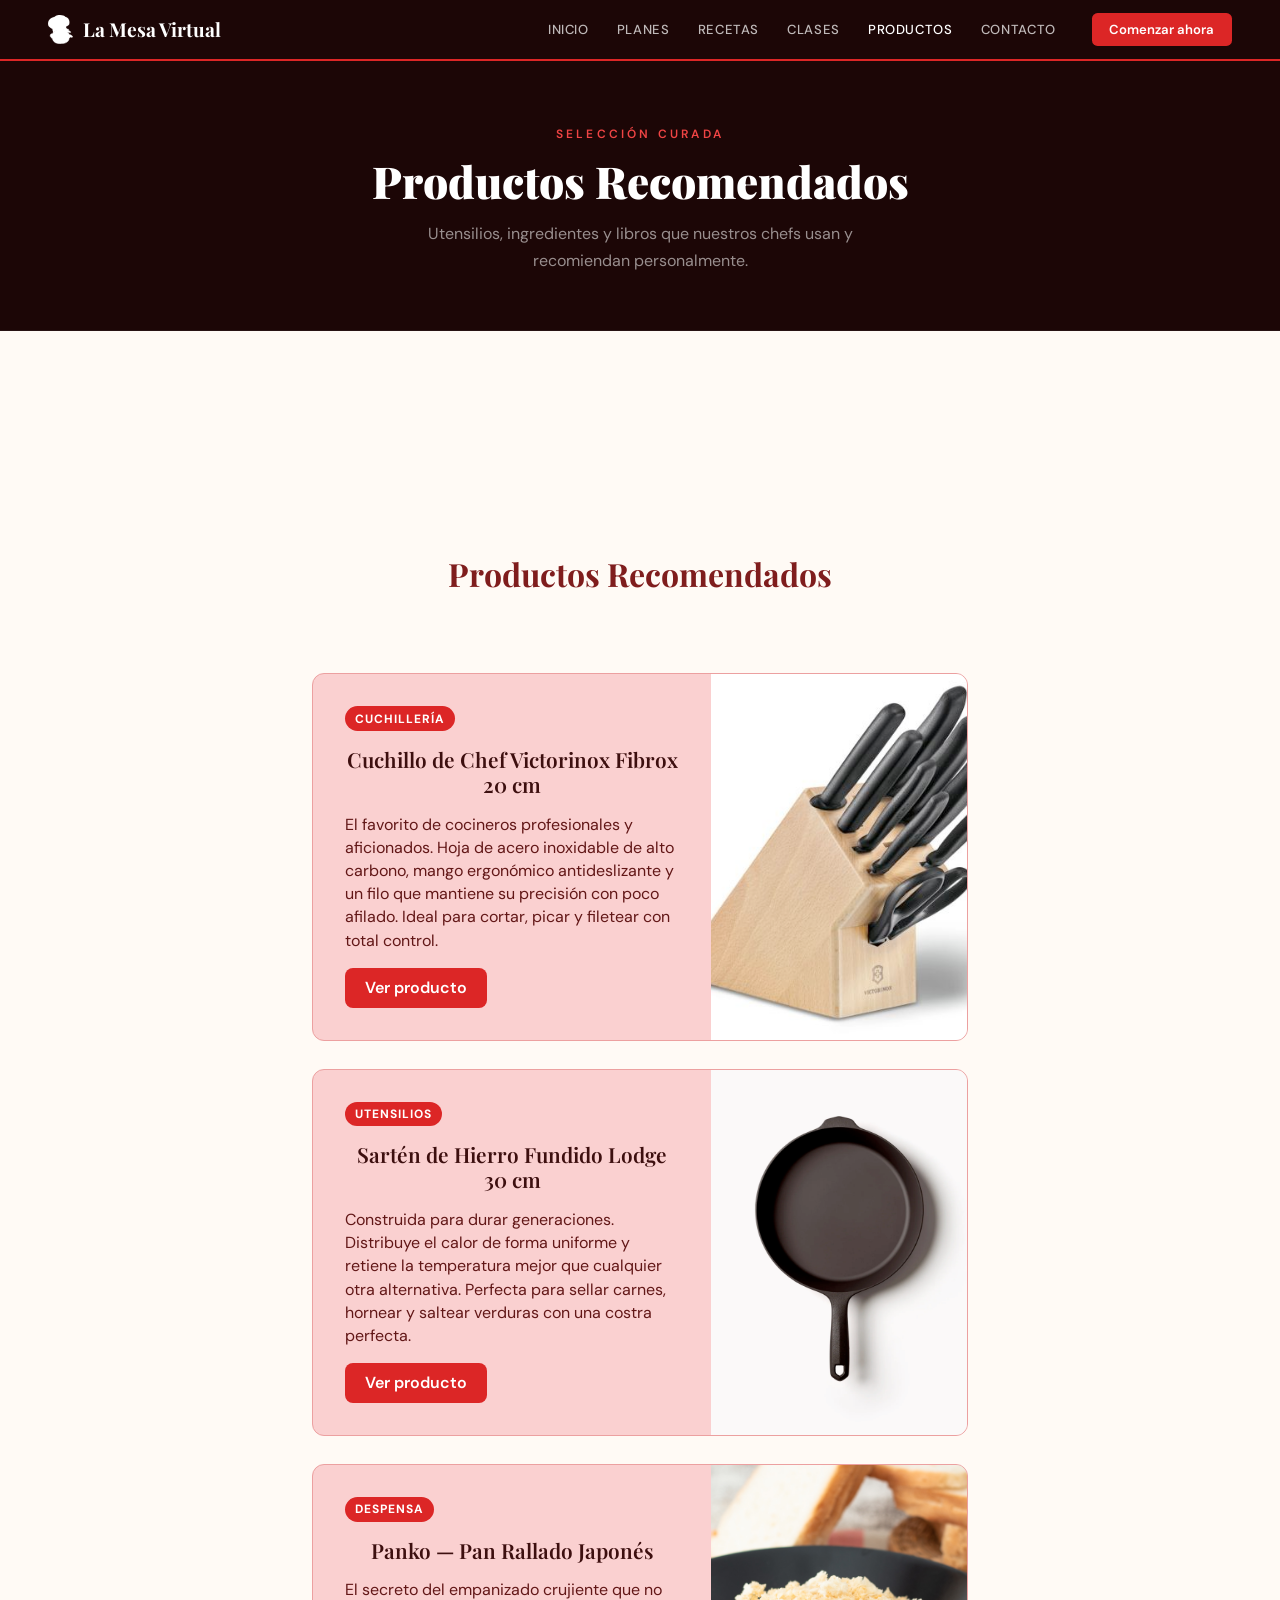
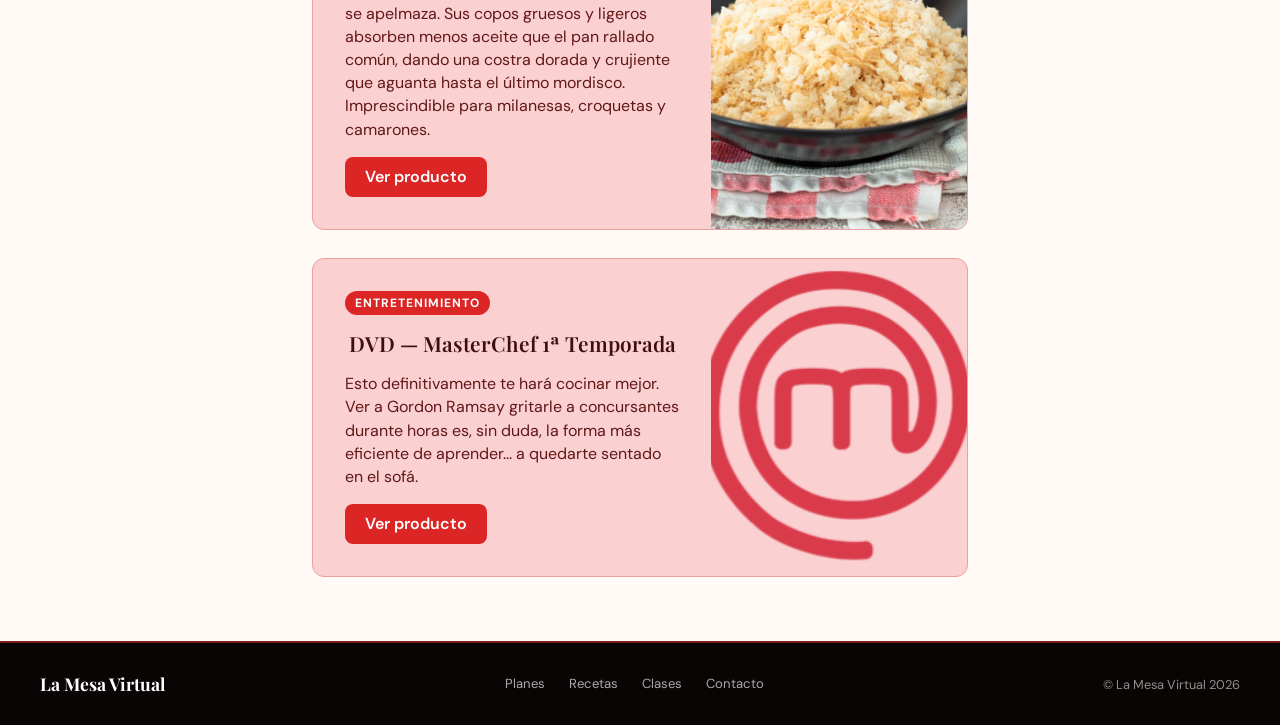
<file: recomendados.html>
<!doctype html>
<html lang="es">
  <head>
    <meta charset="UTF-8" />
    <meta name="viewport" content="width=device-width, initial-scale=1.0" />
    <link href="https://cdn.jsdelivr.net/npm/bootstrap@5.3.3/dist/css/bootstrap.min.css" rel="stylesheet">
    <link rel="stylesheet" href="styles/styles.css" />
    <title>La Mesa Virtual — Recomendados</title>
  </head>
  <body>
    <header>
      <a class="brand" href="index.html">
        <img src="assets/icons/icon.svg" alt="La Mesa Virtual" />
        <span class="brand-name">La Mesa Virtual</span>
      </a>
      <a href="planes.html" class="header-cta">Comenzar ahora</a>
    </header>
    <nav class="navbar navbar-expand-md sticky-top" id="main-nav">
      <div class="container-fluid px-4">
        <a class="navbar-brand" href="index.html">
          <img src="assets/icons/icon.svg" alt="La Mesa Virtual" />
          La Mesa Virtual
        </a>
        <button class="navbar-toggler" type="button" data-bs-toggle="collapse" data-bs-target="#navbarMenu" aria-controls="navbarMenu" aria-expanded="false" aria-label="Toggle navigation">
          <span class="navbar-toggler-icon"></span>
        </button>
        <div class="collapse navbar-collapse justify-content-end" id="navbarMenu">
          <ul class="navbar-nav gap-1 me-3">
            <li class="nav-item"><a class="nav-link" href="index.html">Inicio</a></li>
            <li class="nav-item"><a class="nav-link" href="planes.html">Planes</a></li>
            <li class="nav-item"><a class="nav-link" href="blogs.html">Recetas</a></li>
            <li class="nav-item"><a class="nav-link" href="aprender.html">Clases</a></li>
            <li class="nav-item"><a class="nav-link active" href="recomendados.html">Productos</a></li>
            <li class="nav-item"><a class="nav-link" href="contacto.html">Contacto</a></li>
          </ul>
          <a href="planes.html" class="nav-link nav-cta">Comenzar ahora</a>
        </div>
      </div>
    </nav>
    <main>
      <section class="page-hero">
        <span class="page-hero-label">Selección curada</span>
        <h1 class="page-hero-title">Productos Recomendados</h1>
        <p class="page-hero-sub">Utensilios, ingredientes y libros que nuestros chefs usan y recomiendan personalmente.</p>
      </section>
      <section id="articles" class="container" style="padding-bottom: 2rem">
        <h2>Productos Recomendados</h2>
        <div class="productos">
          <article class="producto-card">
            <img
              src="assets/images/productos/victorinox.png"
              alt="Cuchillo Victorinox"
            />
            <div class="blog-content">
              <span class="producto-etiqueta">Cuchillería</span>
              <h3>Cuchillo de Chef Victorinox Fibrox 20 cm</h3>
              <p>
                El favorito de cocineros profesionales y aficionados. Hoja de
                acero inoxidable de alto carbono, mango ergonómico
                antideslizante y un filo que mantiene su precisión con poco
                afilado. Ideal para cortar, picar y filetear con total control.
              </p>
              <a href="#" class="primary-button-alternate">Ver producto</a>
            </div>
          </article>

          <article class="producto-card">
            <img
              src="assets/images/productos/sarten_hierro_fundido.png"
              alt="Sartén de Hierro Fundido Lodge"
            />
            <div class="blog-content">
              <span class="producto-etiqueta">Utensilios</span>
              <h3>Sartén de Hierro Fundido Lodge 30 cm</h3>
              <p>
                Construida para durar generaciones. Distribuye el calor de forma
                uniforme y retiene la temperatura mejor que cualquier otra
                alternativa. Perfecta para sellar carnes, hornear y saltear
                verduras con una costra perfecta.
              </p>
              <a href="#" class="primary-button-alternate">Ver producto</a>
            </div>
          </article>

          <article class="producto-card">
            <img src="assets/images/productos/panko.jpg" alt="Panko" />
            <div class="blog-content">
              <span class="producto-etiqueta">Despensa</span>
              <h3>Panko — Pan Rallado Japonés</h3>
              <p>
                El secreto del empanizado crujiente que no se apelmaza. Sus
                copos gruesos y ligeros absorben menos aceite que el pan rallado
                común, dando una costra dorada y crujiente que aguanta hasta el
                último mordisco. Imprescindible para milanesas, croquetas y
                camarones.
              </p>
              <a href="#" class="primary-button-alternate">Ver producto</a>
            </div>
          </article>

          <article class="producto-card">
            <img
              src="assets/images/productos/master_chef.png"
              alt="DVD MasterChef Temporada 1"
            />
            <div class="blog-content">
              <span class="producto-etiqueta">Entretenimiento</span>
              <h3>DVD — MasterChef 1ª Temporada</h3>
              <p>
                Esto definitivamente te hará cocinar mejor. Ver a Gordon Ramsay
                gritarle a concursantes durante horas es, sin duda, la forma más
                eficiente de aprender... a quedarte sentado en el sofá.
              </p>
              <a href="#" class="primary-button-alternate">Ver producto</a>
            </div>
          </article>
        </div>
      </section>
    </main>
    <footer>
      <span class="footer-brand">La Mesa Virtual</span>
      <nav class="footer-links">
        <a href="planes.html">Planes</a>
        <a href="blogs.html">Recetas</a>
        <a href="aprender.html">Clases</a>
        <a href="contacto.html">Contacto</a>
      </nav>
      <p class="disclaimer">© La Mesa Virtual 2026</p>
    </footer>
    <script src="https://cdn.jsdelivr.net/npm/bootstrap@5.3.3/dist/js/bootstrap.bundle.min.js"></script>
  </body>
</html>
</file>
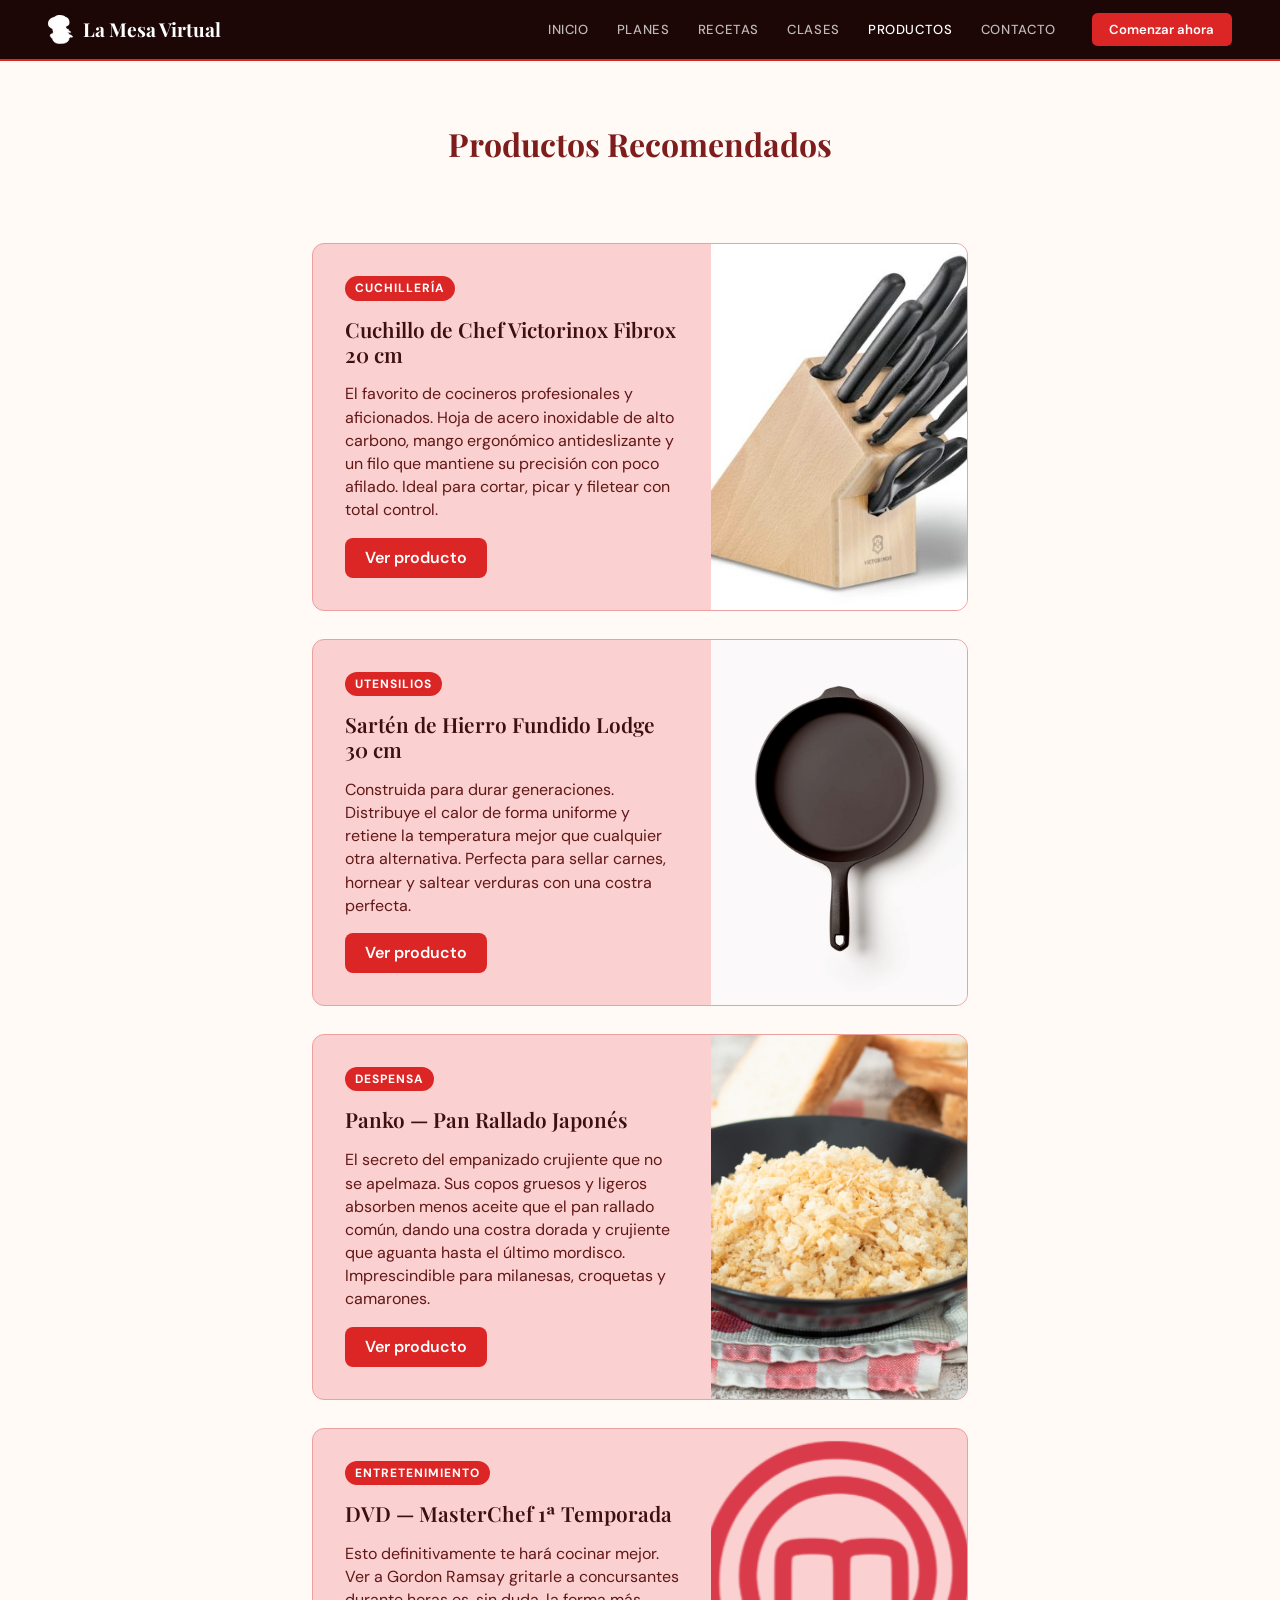
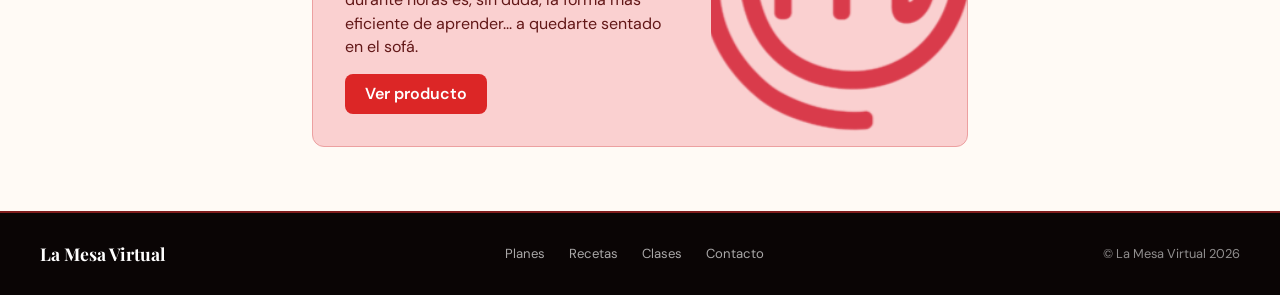
<file: review.html>
<!doctype html>
<html lang="es">
  <head>
    <meta charset="UTF-8" />
    <meta name="viewport" content="width=device-width, initial-scale=1.0" />
    <link href="https://cdn.jsdelivr.net/npm/bootstrap@5.3.3/dist/css/bootstrap.min.css" rel="stylesheet">
    <link rel="stylesheet" href="styles/styles.css" />
    <title>La Mesa Virtual — Recomendados</title>
  </head>
  <body>
    <nav class="navbar navbar-expand-md sticky-top" id="main-nav">
      <div class="container-fluid px-4">
        <a class="navbar-brand" href="index.html">
          <img src="assets/icons/icon.svg" alt="La Mesa Virtual" />
          La Mesa Virtual
        </a>
        <button class="navbar-toggler" type="button" data-bs-toggle="collapse" data-bs-target="#navbarMenu" aria-controls="navbarMenu" aria-expanded="false" aria-label="Toggle navigation">
          <span class="navbar-toggler-icon"></span>
        </button>
        <div class="collapse navbar-collapse justify-content-end" id="navbarMenu">
          <ul class="navbar-nav gap-1 me-3">
            <li class="nav-item"><a class="nav-link" href="index.html">Inicio</a></li>
            <li class="nav-item"><a class="nav-link" href="planes.html">Planes</a></li>
            <li class="nav-item"><a class="nav-link" href="blogs.html">Recetas</a></li>
            <li class="nav-item"><a class="nav-link" href="aprender.html">Clases</a></li>
            <li class="nav-item"><a class="nav-link active" href="recomendados.html">Productos</a></li>
            <li class="nav-item"><a class="nav-link" href="contacto.html">Contacto</a></li>
          </ul>
          <a href="planes.html" class="nav-link nav-cta">Comenzar ahora</a>
        </div>
      </div>
    </nav>
    <main>
      <section id="articles" style="padding-bottom: 2rem">
        <h2>Productos Recomendados</h2>
        <div class="productos">
          <article class="producto-card">
            <img
              src="assets/images/productos/victorinox.png"
              alt="Cuchillo Victorinox"
            />
            <div class="blog-content">
              <span class="producto-etiqueta">Cuchillería</span>
              <h3>Cuchillo de Chef Victorinox Fibrox 20 cm</h3>
              <p>
                El favorito de cocineros profesionales y aficionados. Hoja de
                acero inoxidable de alto carbono, mango ergonómico
                antideslizante y un filo que mantiene su precisión con poco
                afilado. Ideal para cortar, picar y filetear con total control.
              </p>
              <a
                href="https://www.amazon.com/Victorinox-Fibrox-Chefs-Knife-8-Inch/dp/B008M5U1C2/ref=sr_1_1_sspa?dib=eyJ2IjoiMSJ9.[base64].KtMi3lwtYLypMNAuDvhjRL9x6GOmxBmrpKYyJ5XtPyw&dib_tag=se&keywords=victorinox&qid=1776363489&sr=8-1-spons&sp_csd=d2lkZ2V0TmFtZT1zcF9hdGY&psc=1"
                class="primary-button-alternate"
                >Ver producto</a
              >
            </div>
          </article>

          <article class="producto-card">
            <img
              src="assets/images/productos/sarten_hierro_fundido.png"
              alt="Sartén de Hierro Fundido Lodge"
            />
            <div class="blog-content">
              <span class="producto-etiqueta">Utensilios</span>
              <h3>Sartén de Hierro Fundido Lodge 30 cm</h3>
              <p>
                Construida para durar generaciones. Distribuye el calor de forma
                uniforme y retiene la temperatura mejor que cualquier otra
                alternativa. Perfecta para sellar carnes, hornear y saltear
                verduras con una costra perfecta.
              </p>
              <a
                href="https://www.amazon.com/sspa/click?ie=UTF8&spc=MTozMDMwMDQzOTc3NjY3MjQ5OjE3NzYzNjMzOTY6c3BfYXRmOjIwMDAxMDQ5MzIwNzQzMTo6MDo6&url=%2FAmazonBasics-Pre-Seasoned-Cast-Iron-Skillet%2Fdp%2FB073Q8P6CQ%2Fref%3Dsr_1_1_ffob_sspa%3Fcrid%3D756A786PNLW9%26dib%3DeyJ2IjoiMSJ9.[base64].KHJQVpcvpa2mMWF4qg28WPhE7sFAIUSoUy3tEjhT958%26dib_tag%3Dse%26keywords%3Dcast%2Biron%2Bpan%26qid%3D1776363396%26sprefix%3Dcast%2Biron%252Caps%252C343%26sr%3D8-1-spons%26sp_csd%3Dd2lkZ2V0TmFtZT1zcF9hdGY%26psc%3D1"
                class="primary-button-alternate"
                >Ver producto</a
              >
            </div>
          </article>

          <article class="producto-card">
            <img src="assets/images/productos/panko.jpg" alt="Panko" />
            <div class="blog-content">
              <span class="producto-etiqueta">Despensa</span>
              <h3>Panko — Pan Rallado Japonés</h3>
              <p>
                El secreto del empanizado crujiente que no se apelmaza. Sus
                copos gruesos y ligeros absorben menos aceite que el pan rallado
                común, dando una costra dorada y crujiente que aguanta hasta el
                último mordisco. Imprescindible para milanesas, croquetas y
                camarones.
              </p>
              <a
                href="https://www.amazon.com/Panko-Seasoned-Bread-Crumbs-Pack/dp/B075TK6X1P/ref=sr_1_2?dib=eyJ2IjoiMSJ9.[base64].s69KANC-H9F6qCkYu6p7lPqeiQ6Bvb_2h_obIVj06NA&dib_tag=se&keywords=panko&qid=1776363531&sr=8-2"
                class="primary-button-alternate"
                >Ver producto</a
              >
            </div>
          </article>

          <article class="producto-card">
            <img
              src="assets/images/productos/master_chef.png"
              alt="DVD MasterChef Temporada 1"
            />
            <div class="blog-content">
              <span class="producto-etiqueta">Entretenimiento</span>
              <h3>DVD — MasterChef 1ª Temporada</h3>
              <p>
                Esto definitivamente te hará cocinar mejor. Ver a Gordon Ramsay
                gritarle a concursantes durante horas es, sin duda, la forma más
                eficiente de aprender... a quedarte sentado en el sofá.
              </p>
              <a href="#" class="primary-button-alternate">Ver producto</a>
            </div>
          </article>
        </div>
      </section>
    </main>
    <footer>
      <span class="footer-brand">La Mesa Virtual</span>
      <nav class="footer-links">
        <a href="planes.html">Planes</a>
        <a href="blogs.html">Recetas</a>
        <a href="aprender.html">Clases</a>
        <a href="contacto.html">Contacto</a>
      </nav>
      <p class="disclaimer">© La Mesa Virtual 2026</p>
    </footer>
    <script src="https://cdn.jsdelivr.net/npm/bootstrap@5.3.3/dist/js/bootstrap.bundle.min.js"></script>
  </body>
</html>
</file>
<file: styles/styles.css>
@import url('https://fonts.googleapis.com/css2?family=Playfair+Display:ital,wght@0,400;0,700;0,900;1,400;1,700&family=DM+Sans:wght@300;400;500;600&display=swap');

/*Variables de CSS*/
:root {
  --primary-color-950: #0a0505;
  --primary-color-900: #1c0606;
  --primary-color-800: #3d0f0f;
  --primary-color-700: #621717;
  --primary-color-600: #891f1f;
  --primary-color-500: #a82828;
  --primary-color-400: #c74040;
  --primary-color-300: #d97070;
  --primary-color-200: #eca0a0;
  --primary-color-100: #fad0d0;
  --primary-color-50: #fff5f5;

  /*Action Colors — Rojo intenso*/
  --action-color-600: #7f1d1d;
  --action-color-500: #dc2626;
  --action-color-400: #ef4444;
}

/*Reseteo de CSS*/
/* Margenes */
body,
h1,
h2,
h3,
h4,
p,
figure,
blockquote,
dl,
dd {
  margin: 0;
}

/* Listas */
ul[role="list"],
ol[role="list"] {
  list-style: none;
}

ul {
  padding: 0;
}

/* Imagenes */
img,
picture {
  max-width: 100%;
  display: block;
}

/* Fuentes de inputs, botones, etc */
input,
button,
textarea,
select {
  font: inherit;
}

@font-face {
  font-family: "Montserrat";
  src: url("../assets/fonts/Montserrat.ttf");
}

/*Estilos*/

/*Defaults*/
body {
  color: var(--primary-color-800);
  background: #fffaf5;
  font-family: 'DM Sans', "Montserrat", sans-serif;
  overflow-x: hidden;
}

main {
  background-color: #fffaf5;
  background-image: none;
}

a {
  display: inline-block;
  color: var(--action-color-500);
  font-weight: 500;
  text-decoration: none;
  transition: all 0.2s ease-in;
}

a:hover {
  display: inline-block;
  color: var(--action-color-600);
  text-shadow: 0px 0px 4px rgba(127, 29, 29, 0.25);
  font-weight: 500;
  text-decoration: none;
}

/* ── NAVBAR UNIFICADO ── */
header { display: none; }

#main-nav {
  background-color: var(--primary-color-900) !important;
  border-bottom: 2px solid var(--action-color-500);
  padding: 0.6rem 1.5rem;
  z-index: 1030;
}

#main-nav .navbar-brand {
  display: flex;
  align-items: center;
  gap: 0.6rem;
  font-family: 'Playfair Display', serif;
  font-size: 1.2rem;
  font-weight: 700;
  color: #fff !important;
  text-decoration: none;
  text-shadow: none;
}

#main-nav .navbar-brand img {
  height: 1.85rem;
  width: auto;
  filter: brightness(0) invert(1);
  display: block;
}

#main-nav .navbar-brand:hover {
  color: #fff !important;
  text-shadow: none;
  opacity: 0.9;
}

#main-nav .nav-link {
  color: rgba(255,255,255,0.72) !important;
  font-weight: 500;
  font-size: 0.82rem;
  letter-spacing: 0.04rem;
  text-transform: uppercase;
  padding: 0.4rem 0.75rem !important;
  transition: color 0.15s;
}

#main-nav .nav-link:hover,
#main-nav .nav-link.active {
  color: #fff !important;
  text-shadow: none;
}

#main-nav .nav-cta {
  background-color: var(--action-color-500);
  color: #fff !important;
  padding: 0.4rem 1.1rem !important;
  border-radius: 0.35rem;
  font-weight: 600;
  font-size: 0.82rem;
  text-transform: none !important;
  letter-spacing: 0 !important;
  margin-left: 0.5rem;
}

#main-nav .nav-cta:hover {
  background-color: var(--action-color-600) !important;
  color: #fff !important;
}

#main-nav .navbar-toggler {
  border-color: rgba(255,255,255,0.3);
}

#main-nav .navbar-toggler-icon {
  filter: brightness(0) invert(1);
}

#main-nav .navbar-toggler:focus {
  box-shadow: 0 0 0 2px rgba(220, 38, 38, 0.4);
}

/* Contact form Bootstrap overrides */
.contact-form .form-control:focus {
  border-color: var(--action-color-500);
  box-shadow: 0 0 0 0.2rem rgba(220, 38, 38, 0.2);
}

.contact-form .form-label {
  font-weight: 500;
  color: var(--primary-color-800);
}

.contact-form .invalid-feedback {
  font-size: 0.8rem;
}

/*Cuerpo*/
/*Contiene sections*/
main {
  display: flex;
  flex-direction: column;
  align-items: stretch;
  justify-content: center;
  gap: 10rem;
}

/*Padding arriba del primer section (excluir page-hero)*/
section:first-child:not(.page-hero) {
  padding-top: 3rem;
}

/*Agregar padding abajo del último section (excluir page-hero)*/
section:last-child:not(.page-hero) {
  padding-bottom: 4rem;
}

/*Contenedor de contenidos de sections*/
.container {
  padding: 2rem 2.65rem;
  display: grid;
  grid-template-columns: 1fr 1fr;
  align-items: center;
  gap: 4rem;

  min-width: 0;
}

/*Permitir escalado correcto y proporcional de hijos con container grid*/
.container > * {
  min-width: 0;
}

/*Título de landing section*/
.container h2 {
  font-size: 2.85rem;
  color: var(--primary-color-800);
}

/*Títulos de secciones que no sean landing*/
.container h3 {
  width: 100%;
  font-size: 1.85rem;
  font-weight: 600;
  text-align: center;
  color: var(--action-color-600);
}

/*Párrafos en section landing*/
#landing p {
  font-size: 1.25rem;
  color: var(--primary-color-700);
  letter-spacing: 0.03rem;
}

/*Párrafos en secciones de intro y beneficios*/
#introduccion p,
#beneficios li {
  color: var(--primary-color-800);
  line-height: 1.6rem;
  padding-right: 2rem;
}

/*Contenedor de textos landing*/
.landing-content {
  display: flex;
  flex-direction: column;
  align-items: baseline;
  gap: 1.2rem;
}

/*Posicionamiento auxiliar de la animación*/
#landing-animation {
  position: relative;
  top: -2rem;
  border-radius: 1rem;
  object-fit: cover;
}

/*Para laptops y pantallas pequeñas, cambiar h2*/
@media (max-width: 750px) {
  .container h2 {
    font-size: 1.85rem;
  }

  #landing p {
    font-size: 1rem;
  }

  #landing .container {
    gap: 6rem;
  }
}

/*Pantallas de móvil*/
@media (max-width: 545px) {
  /*Grid vertical*/
  .container {
    grid-template-columns: 1fr;
    gap: 2rem;
    justify-content: center;
    align-items: center;
  }

  /*Hijos de contenedor de landing section, centreados*/
  .landing-content {
    justify-content: center;
    align-items: center;
  }

  /*Centrar el texto de landing section*/
  .landing-content h2,
  p {
    text-align: center;
  }

  /*El cuadro de la animación es demasiado grande*/
  #landing-animation {
    top: -4rem;
    margin-bottom: -5rem;
  }

  .productos {
    text-align: left;
  }
}

.primary-button {
  background-color: var(--action-color-500);
  color: #ffffff;
  border: none;
  padding: 0.65rem 1rem;
  width: 100%;
  border-radius: 0.5rem;
  font-weight: 600;
  cursor: pointer;
  transition: background-color 0.2s ease;
}

.primary-button:hover {
  background-color: var(--action-color-600);
}

/*Página Recetas / Blogs*/
/*Sección principal de artículos*/
#articles {
  display: flex;
  flex-direction: column;
  align-items: center;
  gap: 3rem;
  padding-top: 4rem;
}

/*Título de sección*/
#articles h2 {
  font-size: 2.75rem;
  font-weight: 700;
  color: var(--action-color-600);
  text-align: center;
}

/*Contenedor de blogs*/
.blogs {
  display: grid;
  grid-template-columns: repeat(2, 1fr);
  gap: 2.5rem;
  padding: 2rem;
}

/*Dejar de enseñar 2 blogs x fila, a 1, en móvil*/
@media (max-width: 600px) {
  .blogs {
    grid-template-columns: 1fr;
  }
}

/*Cada artículo individual*/
.blog-post {
  background-color: var(--primary-color-100);
  border: 1px solid var(--primary-color-200);
  border-radius: 0.75rem;
  overflow: hidden;
  display: flex;
  flex-direction: column;
  transition:
    transform 0.3s ease,
    box-shadow 0.3s ease;
}

/*Hover en post*/
.blog-post:hover {
  transform: translateY(-4px);
  box-shadow: 0px 8px 24px rgba(220, 38, 38, 0.3);
}

/*Imagen del artículo*/
.blog-post img {
  width: 100%;
  height: 18rem;
  object-fit: contain;
}

/*Contenido del artículo*/
.blog-content {
  display: flex;
  flex-direction: column;
  gap: 1rem;
  padding: 2rem;
}

/*Título del artículo*/
.blog-content h3,
.blog-content h4 {
  font-size: 1.3rem;
  font-weight: 600;
  color: var(--primary-color-800);
}

/*Texto de blog*/
.blog-content p {
  color: var(--primary-color-700);
  text-align: left;
  font-size: 1rem;
  line-height: 1.45rem;
}

/*Botón alternativo — aplica en cualquier contexto*/
.primary-button-alternate {
  background-color: var(--action-color-500);
  color: #ffffff;
  border: none;
  width: fit-content;
  padding: 0.5rem 1.25rem;
  border-radius: 0.5rem;
  text-align: center;
  font-weight: 600;
  cursor: pointer;
  transition: all 0.2s ease-out;
}

.primary-button-alternate:hover {
  background-color: var(--action-color-600);
  color: #ffffff;
  text-shadow: none;
}

/*--APRENDER--*/
iframe {
  height: 18rem;
  width: auto;
  border: none;
}

/*--RECETA: secciones Ingredientes e Indicaciones--*/
.receta-seccion {
  font-size: 1.15rem;
  font-weight: 700;
  color: var(--action-color-600);
  margin-top: 0.5rem;
  padding-bottom: 0.25rem;
  border-bottom: 2px solid var(--primary-color-200);
}

.ingredientes {
  list-style: disc;
  padding-left: 1.5rem;
  display: flex;
  flex-direction: column;
  gap: 0.35rem;
}

.ingredientes li {
  color: var(--primary-color-700);
  font-size: 0.95rem;
  line-height: 1.4rem;
}

.indicaciones {
  list-style: decimal;
  padding-left: 1.5rem;
  display: flex;
  flex-direction: column;
  gap: 0.75rem;
}

.indicaciones li {
  color: var(--primary-color-700);
  font-size: 0.95rem;
  line-height: 1.5rem;
}

/*--BLOG SINGULAR--*/
.post-container {
  display: flex;
  align-items: center;
  justify-content: center;
  padding: 2rem;
}

.post-top {
  display: flex;
  flex-direction: column;
}

/*--PRODUCTOS RECOMENDADOS--*/
.productos {
  display: flex;
  flex-direction: column;
  gap: 1.75rem;
  padding: 2rem;
  width: 100%;
  max-width: 720px;
}

.producto-card {
  background-color: var(--primary-color-100);
  border: 1px solid var(--primary-color-200);
  border-radius: 0.75rem;
  overflow: hidden;
  display: flex;
  flex-direction: row;
  transition:
    transform 0.3s ease,
    box-shadow 0.3s ease;
}

.producto-card:hover {
  transform: translateY(-4px);
  box-shadow: 0px 8px 24px rgba(220, 38, 38, 0.2);
}

.producto-card img {
  width: 16rem;
  flex-shrink: 0;
  object-fit: cover;
  order: 2;
}

.producto-card:hover {
  transform: translateY(-4px);
  box-shadow: 0px 8px 24px rgba(220, 38, 38, 0.3);
}

.producto-etiqueta {
  display: inline-block;
  background-color: var(--action-color-500);
  color: #ffffff;
  font-size: 0.75rem;
  font-weight: 700;
  letter-spacing: 0.06rem;
  text-transform: uppercase;
  padding: 0.2rem 0.65rem;
  border-radius: 999px;
  width: fit-content;
}

/*--RESEÑA (legacy)--*/
.reviews {
  display: flex;
  align-items: center;
  justify-content: center;
  padding: 2rem;
}

.review-top {
  padding: 2rem 2rem 2rem 2rem;
  display: flex;
  align-items: center;
  justify-content: baseline;
  gap: 2rem;
}

@media (max-width: 428px) {
  .review-top {
    gap: 1rem;
    flex-direction: column;
  }

  .review-top h3 {
    text-align: center;
  }
}

.review-top img {
  object-fit: cover;
  height: 4rem;
  width: auto;
  border-radius: 1000px;
}

/*Pie de Página*/
footer {
  background-color: var(--primary-color-950) !important;
  border-top: 2px solid var(--action-color-600);
  padding: 1.75rem 2.5rem;
  display: flex !important;
  flex-direction: row;
  justify-content: space-between;
  align-items: center;
  gap: 1rem;
  flex-wrap: wrap;
}

footer h2 { display: none !important; }
footer form { display: none !important; }

.footer-brand {
  font-family: 'Playfair Display', serif;
  font-size: 1.1rem;
  font-weight: 700;
  color: #fff;
}

.footer-links {
  display: flex;
  gap: 1.5rem;
}

.footer-links a {
  color: rgba(255,255,255,0.65);
  font-size: 0.82rem;
  text-decoration: none;
  transition: color 0.2s;
  font-weight: 400;
  text-shadow: none;
}

.footer-links a:hover {
  color: #fff;
  text-shadow: none;
}

.disclaimer {
  color: rgba(255,255,255,0.55);
  font-size: 0.8rem;
  text-align: center;
}

/* Sección hero de páginas interiores */
.page-hero {
  background-color: var(--primary-color-900);
  padding: 4rem 2rem 3.5rem;
  text-align: center;
  border-bottom: 1px solid rgba(255,255,255,0.05);
}

.page-hero-label {
  font-size: 0.75rem;
  font-weight: 600;
  letter-spacing: 0.2rem;
  text-transform: uppercase;
  color: var(--action-color-400);
  margin-bottom: 0.75rem;
  display: block;
}

.page-hero-title {
  font-family: 'Playfair Display', serif;
  font-size: clamp(1.75rem, 3.5vw, 2.75rem);
  font-weight: 900;
  color: #fff;
  margin-bottom: 0.75rem;
}

.page-hero-sub {
  font-size: 1rem;
  color: rgba(255,255,255,0.55);
  max-width: 520px;
  margin: 0 auto;
  line-height: 1.7;
}

/* Tipografía general */
h2, h3 {
  font-family: 'Playfair Display', serif;
}

#articles h2 {
  font-family: 'Playfair Display', serif;
  font-size: 2rem;
  font-weight: 700;
  color: var(--action-color-600);
}

@media (max-width: 768px) {
  footer {
    flex-direction: column;
    text-align: center;
  }
  .footer-links {
    flex-wrap: wrap;
    justify-content: center;
  }
}
</file>
